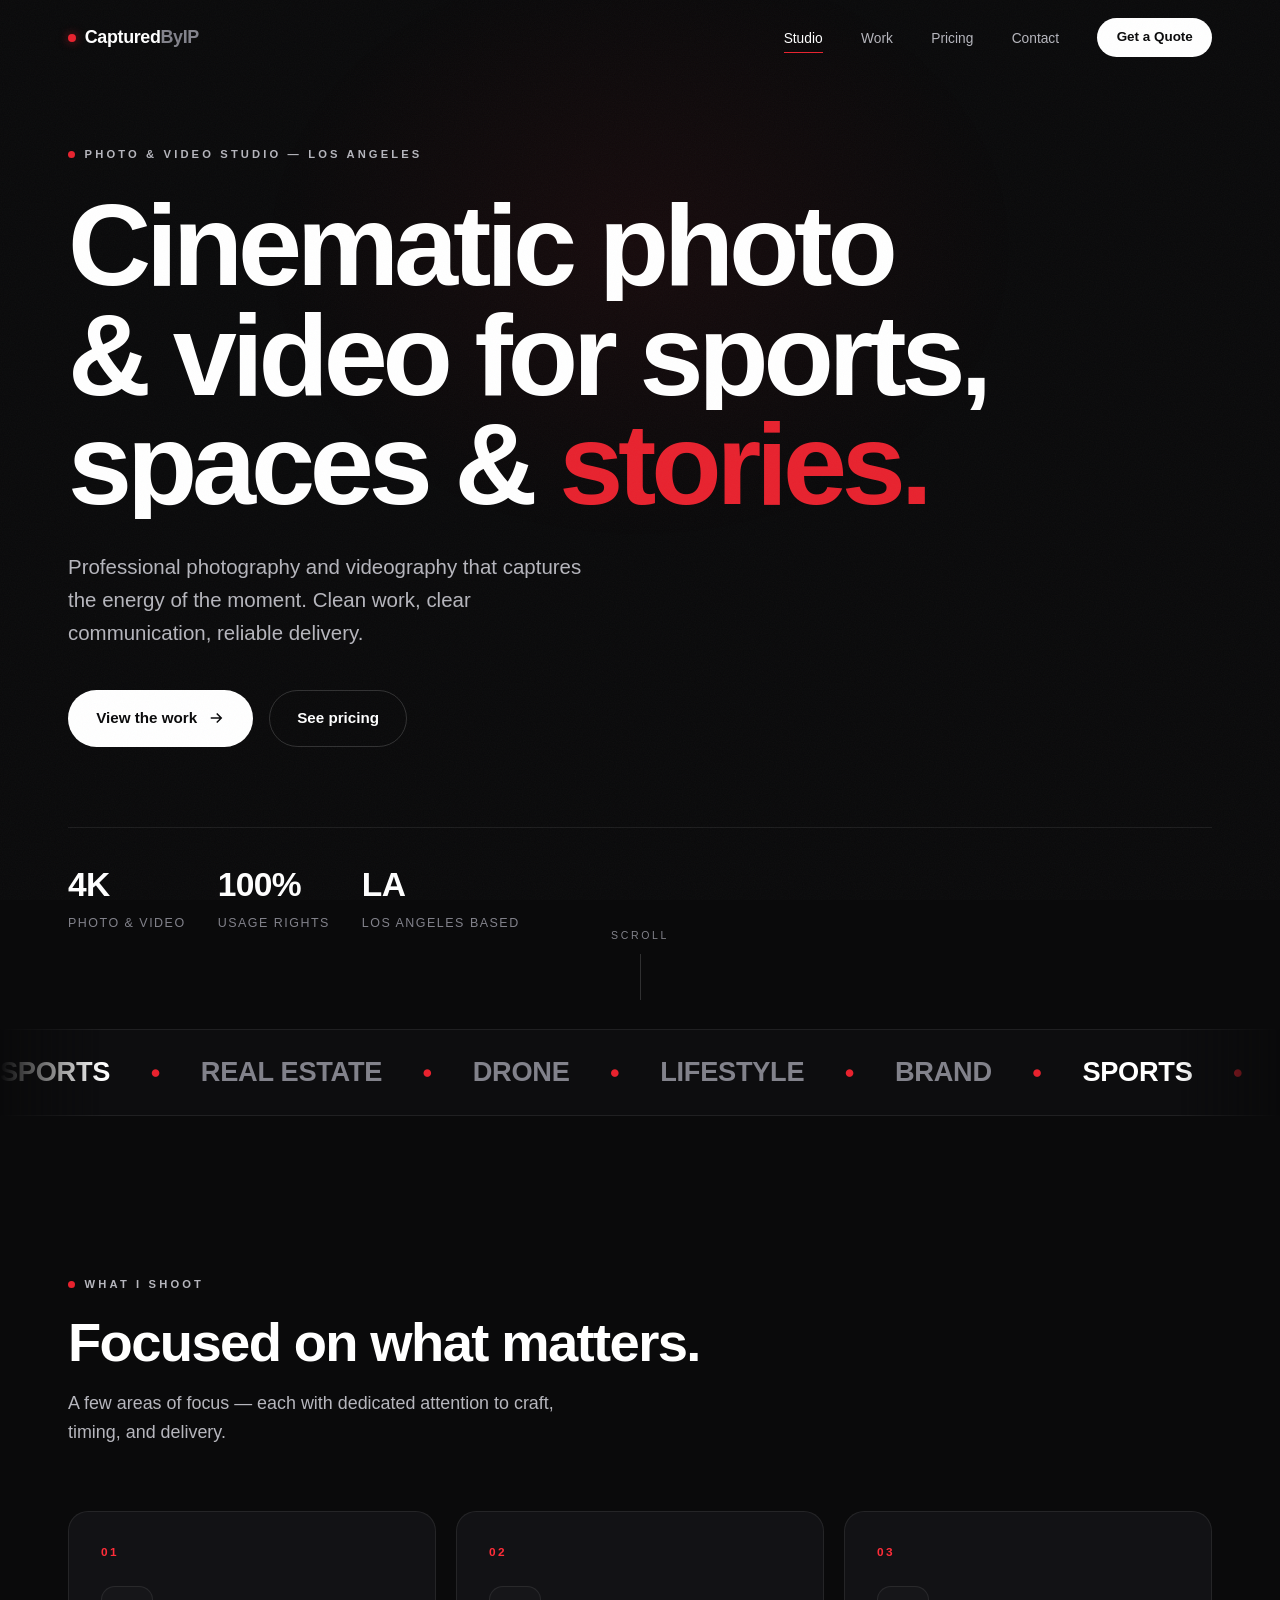
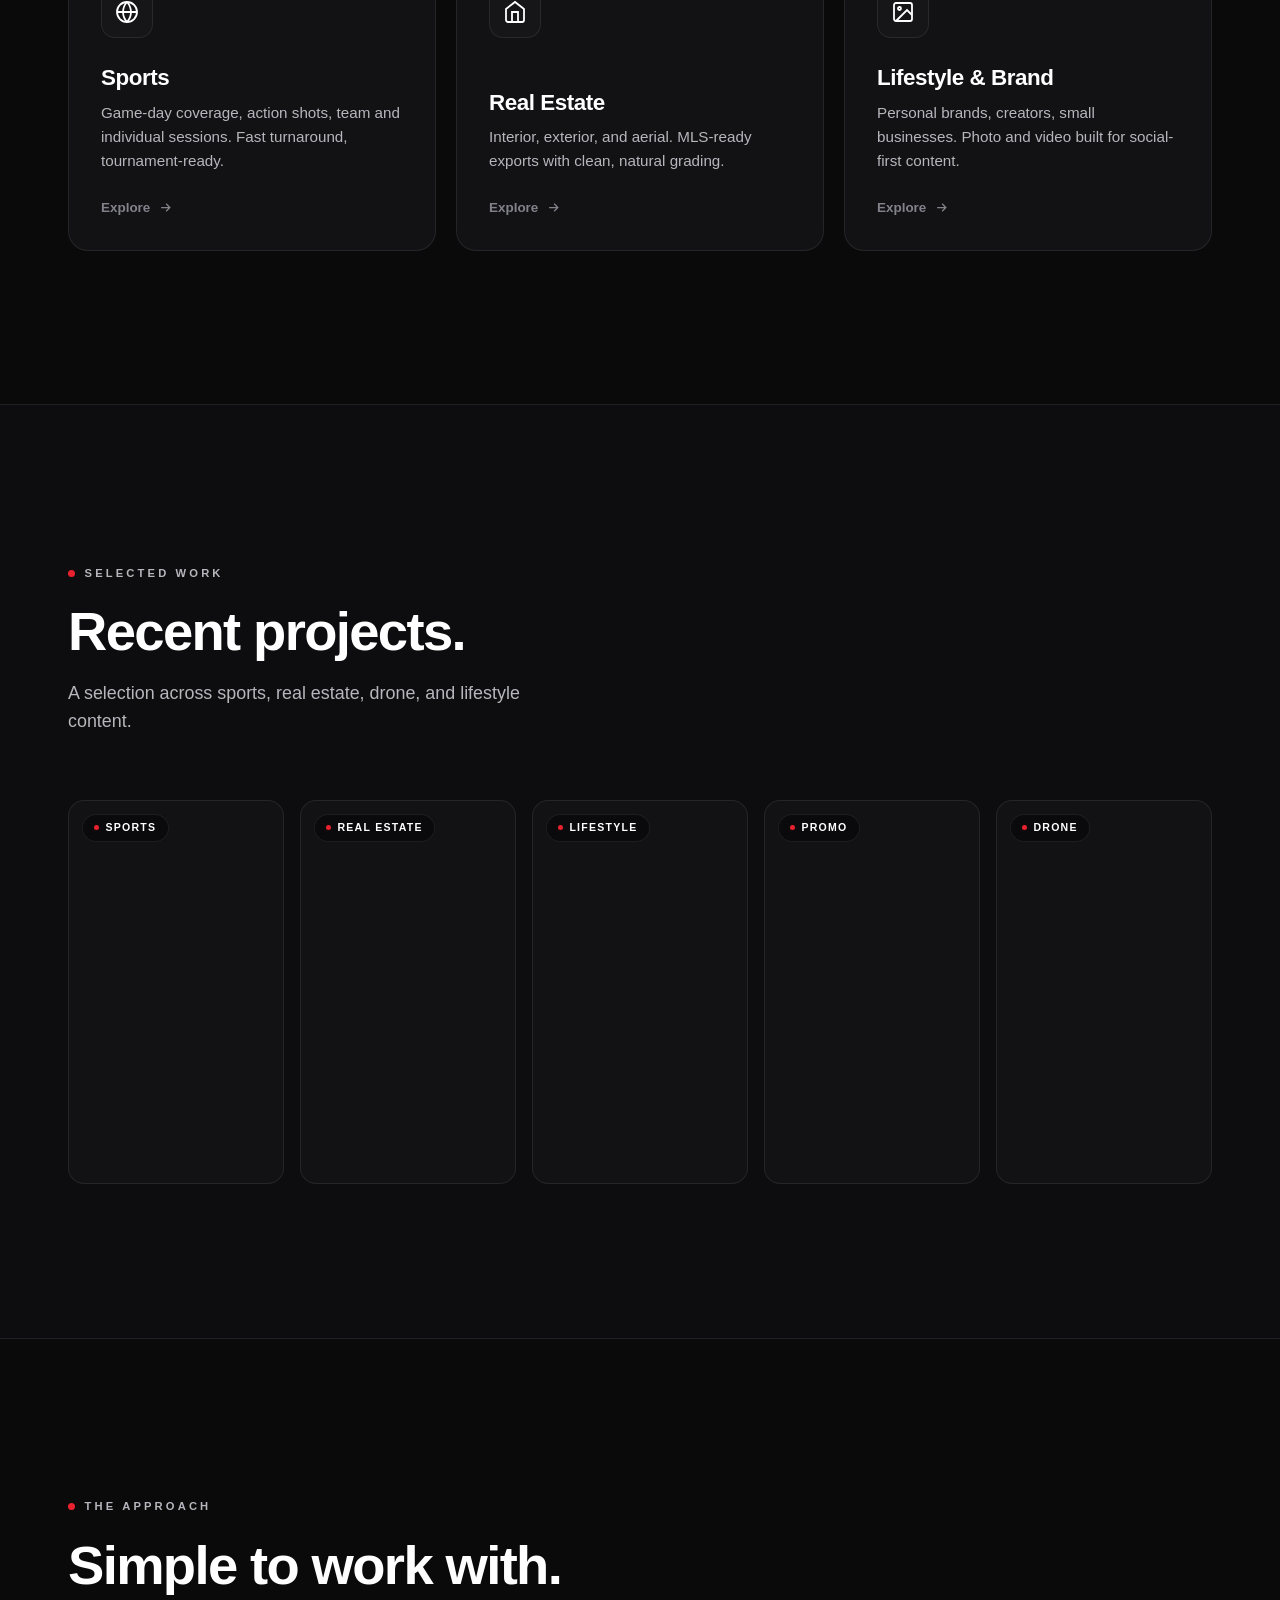
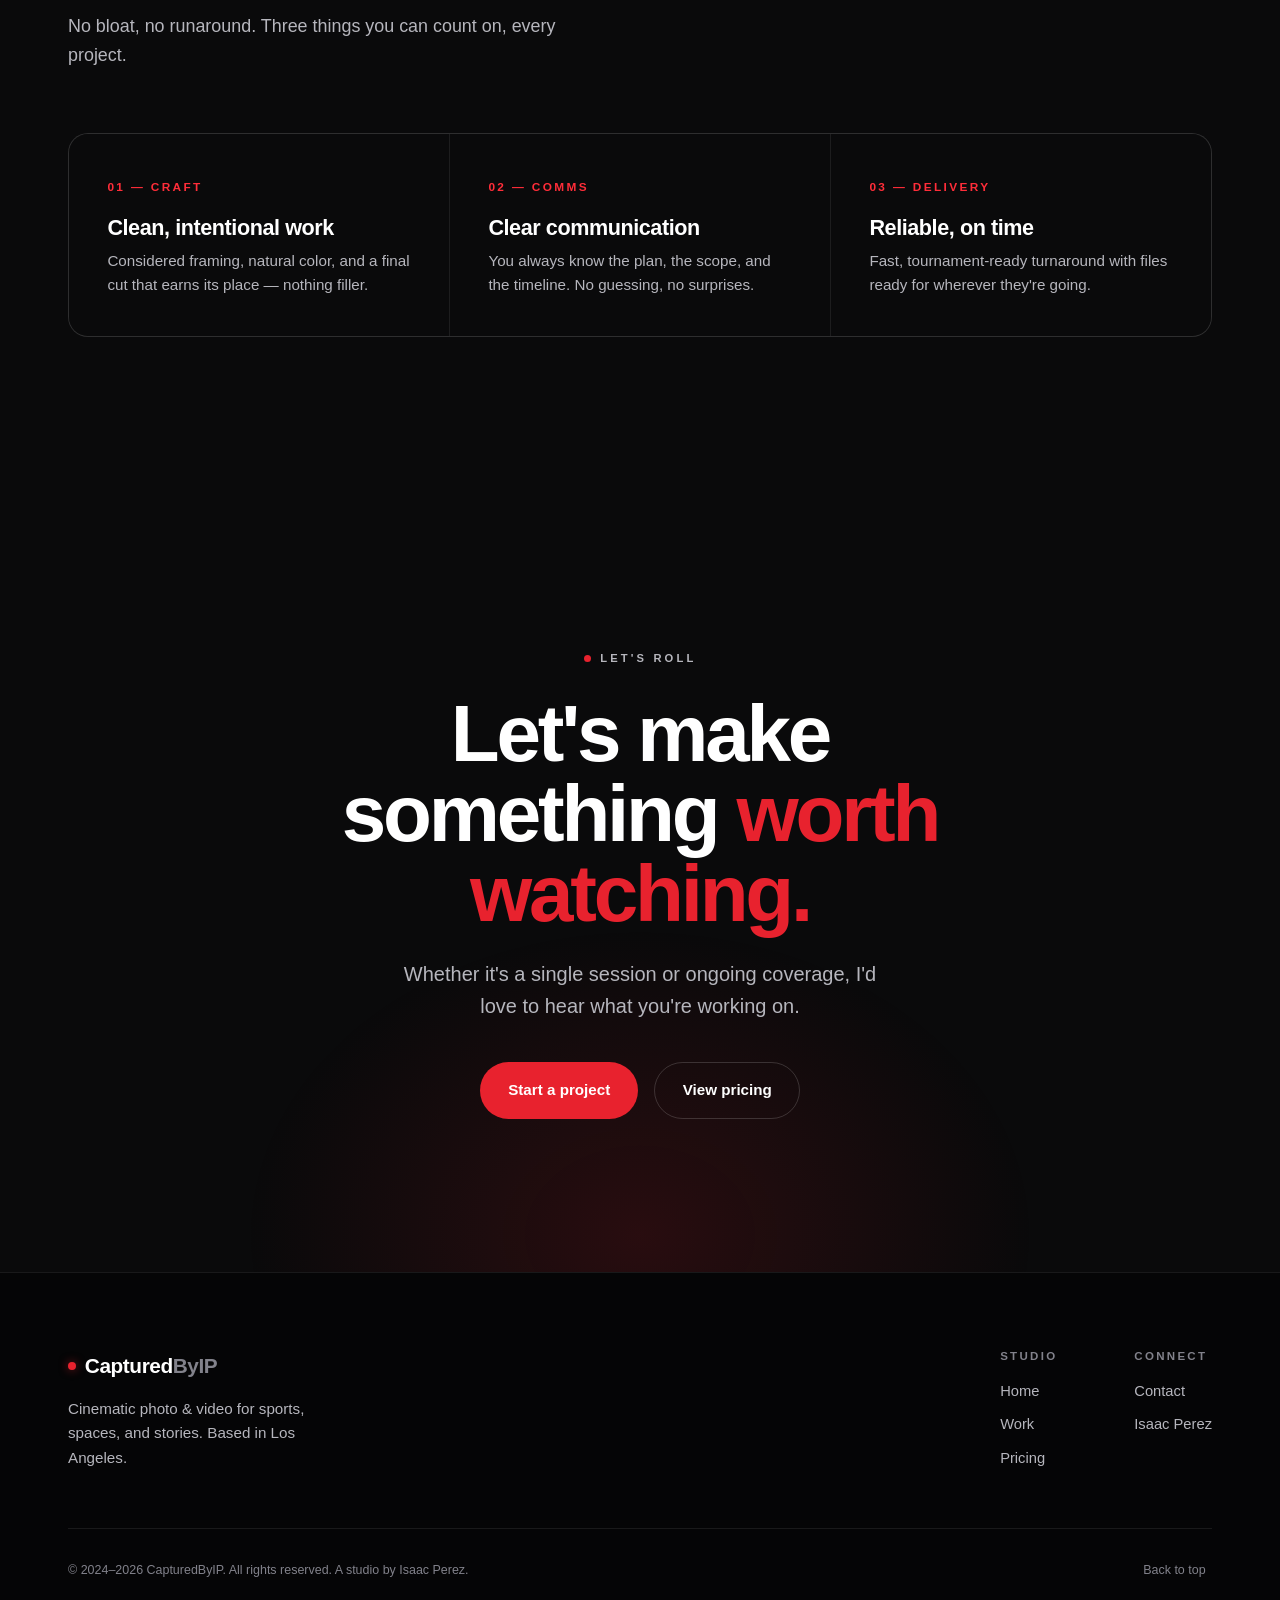
<file: index.html>
<!DOCTYPE html>
<html id="top" lang="en" data-theme="dark">
<head>
  <meta charset="UTF-8">
  <meta name="viewport" content="width=device-width, initial-scale=1.0">
  <meta name="description" content="CapturedByIP — Cinematic photo & video for sports, spaces, and stories. Professional photography and videography in Los Angeles.">
  <meta name="author" content="Isaac Perez">
  <meta name="keywords" content="photography, videography, sports photography, real estate photography, drone, Los Angeles, professional photographer">
  <meta name="theme-color" content="#0a0a0b">

  <!-- Canonical -->
  <link rel="canonical" href="https://capturedbyip.com/">

  <!-- Open Graph -->
  <meta property="og:title" content="CapturedByIP — Photo & Video Studio">
  <meta property="og:description" content="Cinematic photo & video for sports, spaces, and stories.">
  <meta property="og:type" content="website">
  <meta property="og:url" content="https://capturedbyip.com/">
  <meta property="og:image" content="https://isaacperez.co/isaac.JPG">

  <!-- Twitter Card -->
  <meta name="twitter:card" content="summary_large_image">
  <meta name="twitter:title" content="CapturedByIP — Photo & Video Studio">
  <meta name="twitter:description" content="Cinematic photo & video for sports, spaces, and stories.">
  <meta name="twitter:image" content="https://isaacperez.co/isaac.JPG">

  <link rel="icon" href="favicon.svg" type="image/svg+xml">
  <link rel="apple-touch-icon" href="favicon.svg">
  <title>CapturedByIP — Photo & Video Studio</title>

  <link rel="stylesheet" href="css/design-system.css">
  <link rel="stylesheet" href="css/cbip.css">

  <!-- Structured Data: LocalBusiness / Photographer -->
  <script type="application/ld+json">
  {
    "@context": "https://schema.org",
    "@type": "ProfessionalService",
    "@id": "https://capturedbyip.com/#business",
    "name": "CapturedByIP",
    "alternateName": "Captured By IP",
    "description": "Cinematic photo & video for sports, spaces, and stories. Professional photography and videography in Los Angeles.",
    "url": "https://capturedbyip.com/",
    "image": "https://isaacperez.co/isaac.JPG",
    "founder": { "@type": "Person", "name": "Isaac Perez" },
    "areaServed": { "@type": "City", "name": "Los Angeles" },
    "address": {
      "@type": "PostalAddress",
      "addressLocality": "Los Angeles",
      "addressRegion": "CA",
      "addressCountry": "US"
    },
    "knowsAbout": ["Sports Photography", "Real Estate Photography", "Drone Videography", "Lifestyle Photography", "Brand Content"],
    "makesOffer": [
      { "@type": "Offer", "itemOffered": { "@type": "Service", "name": "Sports Photography & Videography", "description": "Game day coverage, action shots, team and individual sessions with fast, tournament-ready turnaround." } },
      { "@type": "Offer", "itemOffered": { "@type": "Service", "name": "Real Estate Photography", "description": "Interior, exterior, and aerial photography with MLS-ready exports and clean, natural grading." } },
      { "@type": "Offer", "itemOffered": { "@type": "Service", "name": "Lifestyle & Brand Content", "description": "Photo and video for personal brands, creators, and small businesses — built for social-first content." } }
    ]
  }
  </script>
</head>
<body>
  <div class="cbip-progress" aria-hidden="true"></div>
  <div class="cbip-glow" aria-hidden="true"></div>

  <!-- Navigation -->
  <nav class="cbip-nav">
    <div class="cbip-nav-inner">
      <a href="index.html" class="cbip-brand" aria-label="CapturedByIP — home">
        <span class="cbip-brand-rec" aria-hidden="true"></span>
        <span><b>Captured</b><span class="mark">ByIP</span></span>
      </a>
      <button class="cbip-burger" aria-label="Toggle menu" aria-expanded="false" aria-controls="cbipNav"><span></span></button>
      <ul class="cbip-nav-links" id="cbipNav">
        <li><a href="index.html" class="cbip-nav-link active">Studio</a></li>
        <li><a href="#work" class="cbip-nav-link">Work</a></li>
        <li><a href="pricing.html" class="cbip-nav-link">Pricing</a></li>
        <li><a href="https://isaacperez.co/#contact" rel="noopener" class="cbip-nav-link">Contact</a></li>
        <li><a href="pricing.html" class="cbip-nav-cta">Get a Quote</a></li>
      </ul>
    </div>
  </nav>

  <main>
    <!-- Hero -->
    <header class="cbip-hero">
      <div class="cbip-shell cbip-hero-inner">
        <span class="cbip-eyebrow"><span class="cbip-dot" aria-hidden="true"></span>Photo &amp; Video Studio — Los Angeles</span>
        <h1 class="cbip-hero-title">
          <span class="cbip-line"><span>Cinematic photo</span></span>
          <span class="cbip-line"><span>&amp; video for sports,</span></span>
          <span class="cbip-line"><span>spaces &amp; <span class="accent">stories.</span></span></span>
        </h1>
        <p class="cbip-hero-sub">
          Professional photography and videography that captures the energy of the moment.
          Clean work, clear communication, reliable delivery.
        </p>
        <div class="cbip-hero-actions">
          <a href="#work" class="cbip-btn cbip-btn--primary">
            View the work
            <svg viewBox="0 0 24 24" fill="none" stroke="currentColor" stroke-width="2" aria-hidden="true"><path d="M5 12h14M13 6l6 6-6 6"/></svg>
          </a>
          <a href="pricing.html" class="cbip-btn cbip-btn--ghost">See pricing</a>
        </div>

        <div class="cbip-hero-meta">
          <div class="cbip-hero-stat"><span class="n">4K</span><span class="l">Photo &amp; video</span></div>
          <div class="cbip-hero-stat"><span class="n" data-count="100" data-suffix="%">100%</span><span class="l">Usage rights</span></div>
          <div class="cbip-hero-stat"><span class="n">LA</span><span class="l">Los Angeles based</span></div>
        </div>
      </div>

      <a href="#services" class="cbip-scroll" aria-label="Scroll to explore">
        <span>Scroll</span>
        <span class="cbip-scroll-rail" aria-hidden="true"></span>
      </a>
    </header>

    <!-- Marquee -->
    <div class="cbip-marquee" aria-hidden="true">
      <div class="cbip-marquee-track">
        <span class="cbip-marquee-item is-red">Sports</span><span class="cbip-marquee-sep">●</span>
        <span class="cbip-marquee-item">Real Estate</span><span class="cbip-marquee-sep">●</span>
        <span class="cbip-marquee-item">Drone</span><span class="cbip-marquee-sep">●</span>
        <span class="cbip-marquee-item">Lifestyle</span><span class="cbip-marquee-sep">●</span>
        <span class="cbip-marquee-item">Brand</span><span class="cbip-marquee-sep">●</span>
        <span class="cbip-marquee-item is-red">Sports</span><span class="cbip-marquee-sep">●</span>
        <span class="cbip-marquee-item">Real Estate</span><span class="cbip-marquee-sep">●</span>
        <span class="cbip-marquee-item">Drone</span><span class="cbip-marquee-sep">●</span>
        <span class="cbip-marquee-item">Lifestyle</span><span class="cbip-marquee-sep">●</span>
        <span class="cbip-marquee-item">Brand</span><span class="cbip-marquee-sep">●</span>
      </div>
    </div>

    <!-- Services -->
    <section id="services" class="cbip-section">
      <div class="cbip-shell">
        <div class="cbip-section-head" data-reveal>
          <span class="cbip-eyebrow"><span class="cbip-dot" aria-hidden="true"></span>What I shoot</span>
          <h2 class="cbip-section-title">Focused on what matters.</h2>
          <p class="cbip-section-sub">A few areas of focus — each with dedicated attention to craft, timing, and delivery.</p>
        </div>

        <div class="cbip-services-grid">
          <a href="pricing.html" class="cbip-card" data-reveal style="--d:0">
            <span class="cbip-card-num">01</span>
            <div class="cbip-card-icon">
              <svg viewBox="0 0 24 24" fill="none" stroke="currentColor" stroke-width="1.8" aria-hidden="true"><circle cx="12" cy="12" r="10"/><path d="M12 2a15.3 15.3 0 0 1 4 10 15.3 15.3 0 0 1-4 10"/><path d="M12 2a15.3 15.3 0 0 0-4 10 15.3 15.3 0 0 0 4 10"/><path d="M2 12h20"/></svg>
            </div>
            <h3 class="cbip-card-title">Sports</h3>
            <p class="cbip-card-desc">Game-day coverage, action shots, team and individual sessions. Fast turnaround, tournament-ready.</p>
            <span class="cbip-card-foot">Explore<svg viewBox="0 0 24 24" fill="none" stroke="currentColor" stroke-width="2" aria-hidden="true"><path d="M5 12h14M13 6l6 6-6 6"/></svg></span>
          </a>

          <a href="pricing.html" class="cbip-card" data-reveal style="--d:1">
            <span class="cbip-card-num">02</span>
            <div class="cbip-card-icon">
              <svg viewBox="0 0 24 24" fill="none" stroke="currentColor" stroke-width="1.8" aria-hidden="true"><path d="M3 9l9-7 9 7v11a2 2 0 0 1-2 2H5a2 2 0 0 1-2-2z"/><polyline points="9 22 9 12 15 12 15 22"/></svg>
            </div>
            <h3 class="cbip-card-title">Real Estate</h3>
            <p class="cbip-card-desc">Interior, exterior, and aerial. MLS-ready exports with clean, natural grading.</p>
            <span class="cbip-card-foot">Explore<svg viewBox="0 0 24 24" fill="none" stroke="currentColor" stroke-width="2" aria-hidden="true"><path d="M5 12h14M13 6l6 6-6 6"/></svg></span>
          </a>

          <a href="pricing.html" class="cbip-card" data-reveal style="--d:2">
            <span class="cbip-card-num">03</span>
            <div class="cbip-card-icon">
              <svg viewBox="0 0 24 24" fill="none" stroke="currentColor" stroke-width="1.8" aria-hidden="true"><rect x="3" y="3" width="18" height="18" rx="2" ry="2"/><circle cx="8.5" cy="8.5" r="1.5"/><polyline points="21 15 16 10 5 21"/></svg>
            </div>
            <h3 class="cbip-card-title">Lifestyle &amp; Brand</h3>
            <p class="cbip-card-desc">Personal brands, creators, small businesses. Photo and video built for social-first content.</p>
            <span class="cbip-card-foot">Explore<svg viewBox="0 0 24 24" fill="none" stroke="currentColor" stroke-width="2" aria-hidden="true"><path d="M5 12h14M13 6l6 6-6 6"/></svg></span>
          </a>
        </div>
      </div>
    </section>

    <!-- Work -->
    <section id="work" class="cbip-section cbip-approach">
      <div class="cbip-shell">
        <div class="cbip-section-head" data-reveal>
          <span class="cbip-eyebrow"><span class="cbip-dot" aria-hidden="true"></span>Selected work</span>
          <h2 class="cbip-section-title">Recent projects.</h2>
          <p class="cbip-section-sub">A selection across sports, real estate, drone, and lifestyle content.</p>
        </div>

        <div class="cbip-work-grid">
          <div class="cbip-work-item" data-reveal style="--d:0">
            <span class="cbip-work-tag">Sports</span>
            <iframe src="https://www.youtube-nocookie.com/embed/Fa_GbNsNZyY" title="Sports Coverage" allow="accelerometer; autoplay; clipboard-write; encrypted-media; gyroscope; picture-in-picture" loading="lazy" allowfullscreen></iframe>
          </div>
          <div class="cbip-work-item" data-reveal style="--d:1">
            <span class="cbip-work-tag">Real Estate</span>
            <iframe src="https://www.youtube-nocookie.com/embed/4osFpWDdcGk" title="Real Estate Drone" allow="accelerometer; autoplay; clipboard-write; encrypted-media; gyroscope; picture-in-picture" loading="lazy" allowfullscreen></iframe>
          </div>
          <div class="cbip-work-item" data-reveal style="--d:2">
            <span class="cbip-work-tag">Lifestyle</span>
            <iframe src="https://www.youtube-nocookie.com/embed/M5nzgzTZtvE" title="Lifestyle - Pop Up" allow="accelerometer; autoplay; clipboard-write; encrypted-media; gyroscope; picture-in-picture" loading="lazy" allowfullscreen></iframe>
          </div>
          <div class="cbip-work-item" data-reveal style="--d:3">
            <span class="cbip-work-tag">Promo</span>
            <iframe src="https://www.youtube-nocookie.com/embed/c5WViCONClQ" title="Lifestyle - Church Promo" allow="accelerometer; autoplay; clipboard-write; encrypted-media; gyroscope; picture-in-picture" loading="lazy" allowfullscreen></iframe>
          </div>
          <div class="cbip-work-item" data-reveal style="--d:4">
            <span class="cbip-work-tag">Drone</span>
            <iframe src="https://www.youtube-nocookie.com/embed/GWT_bpOAOnk" title="Drone - San Pedro" allow="accelerometer; autoplay; clipboard-write; encrypted-media; gyroscope; picture-in-picture" loading="lazy" allowfullscreen></iframe>
          </div>
        </div>
      </div>
    </section>

    <!-- Approach / principles -->
    <section class="cbip-section">
      <div class="cbip-shell">
        <div class="cbip-section-head" data-reveal>
          <span class="cbip-eyebrow"><span class="cbip-dot" aria-hidden="true"></span>The approach</span>
          <h2 class="cbip-section-title">Simple to work with.</h2>
          <p class="cbip-section-sub">No bloat, no runaround. Three things you can count on, every project.</p>
        </div>

        <div class="cbip-principles" data-reveal>
          <div class="cbip-principle">
            <span class="k">01 — Craft</span>
            <h3>Clean, intentional work</h3>
            <p>Considered framing, natural color, and a final cut that earns its place — nothing filler.</p>
          </div>
          <div class="cbip-principle">
            <span class="k">02 — Comms</span>
            <h3>Clear communication</h3>
            <p>You always know the plan, the scope, and the timeline. No guessing, no surprises.</p>
          </div>
          <div class="cbip-principle">
            <span class="k">03 — Delivery</span>
            <h3>Reliable, on time</h3>
            <p>Fast, tournament-ready turnaround with files ready for wherever they're going.</p>
          </div>
        </div>
      </div>
    </section>

    <!-- CTA -->
    <section class="cbip-section cbip-cta">
      <div class="cbip-shell cbip-cta-inner" data-reveal>
        <span class="cbip-eyebrow"><span class="cbip-dot" aria-hidden="true"></span>Let's roll</span>
        <h2 class="cbip-cta-title">Let's make something <span class="accent">worth watching.</span></h2>
        <p class="cbip-cta-sub">Whether it's a single session or ongoing coverage, I'd love to hear what you're working on.</p>
        <div class="cbip-cta-actions">
          <a href="https://isaacperez.co/#contact" rel="noopener" class="cbip-btn cbip-btn--red">Start a project</a>
          <a href="pricing.html" class="cbip-btn cbip-btn--ghost">View pricing</a>
        </div>
      </div>
    </section>
  </main>

  <!-- Footer -->
  <footer class="cbip-footer">
    <div class="cbip-shell">
      <div class="cbip-footer-top">
        <div>
          <a href="index.html" class="cbip-footer-brand">
            <span class="cbip-brand-rec" aria-hidden="true"></span>
            <span>Captured<span class="mark">ByIP</span></span>
          </a>
          <p class="cbip-footer-tag">Cinematic photo &amp; video for sports, spaces, and stories. Based in Los Angeles.</p>
        </div>
        <div class="cbip-footer-cols">
          <div class="cbip-footer-col">
            <h4>Studio</h4>
            <a href="index.html">Home</a>
            <a href="#work">Work</a>
            <a href="pricing.html">Pricing</a>
          </div>
          <div class="cbip-footer-col">
            <h4>Connect</h4>
            <a href="https://isaacperez.co/#contact" rel="noopener">Contact</a>
            <a href="https://isaacperez.co" rel="noopener">Isaac Perez</a>
          </div>
        </div>
      </div>
      <div class="cbip-footer-bottom">
        <p class="cbip-footer-copy">© 2024–2026 CapturedByIP. All rights reserved. A studio by Isaac Perez.</p>
        <a href="#top" class="cbip-footer-back">Back to top
          <svg viewBox="0 0 24 24" fill="none" stroke="currentColor" stroke-width="2" aria-hidden="true"><path d="M12 19V5M5 12l7-7 7 7"/></svg>
        </a>
      </div>
    </div>
  </footer>

  <script src="js/cbip.js" defer></script>
</body>
</html>
</file>
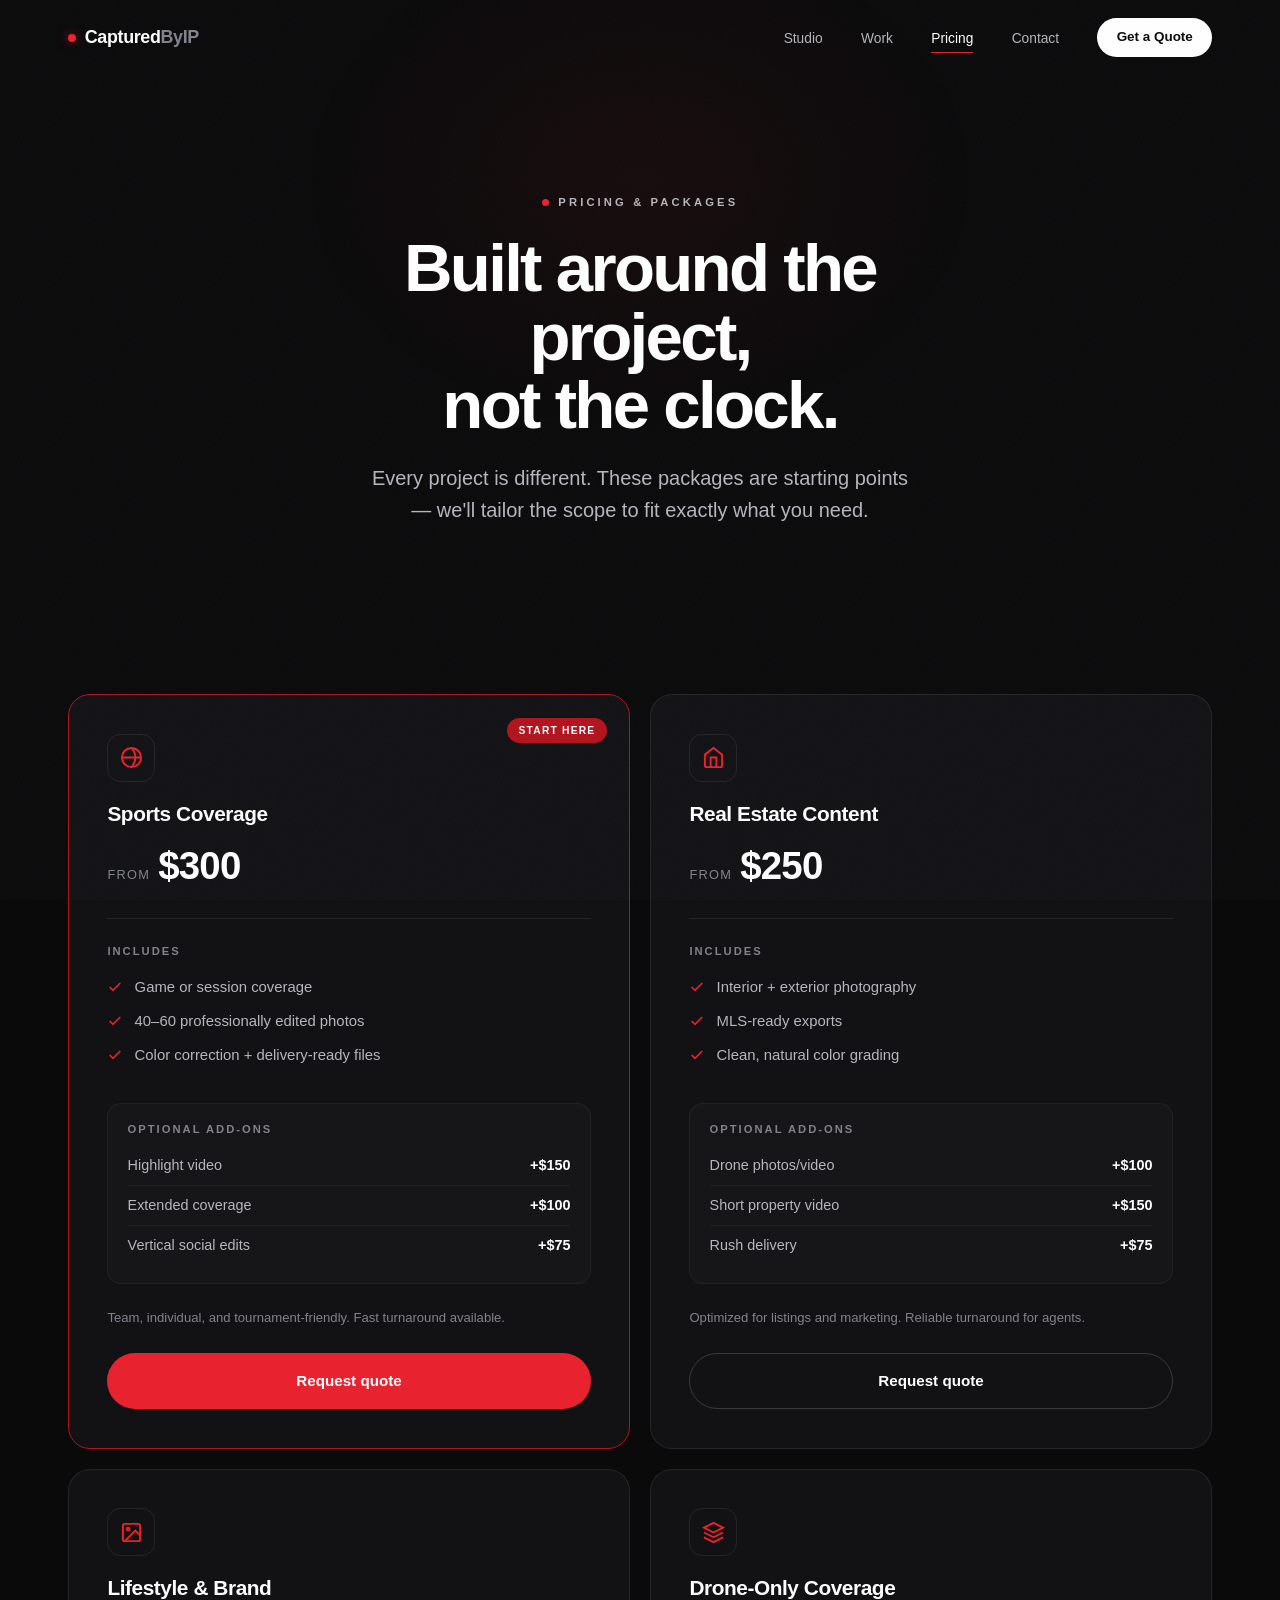
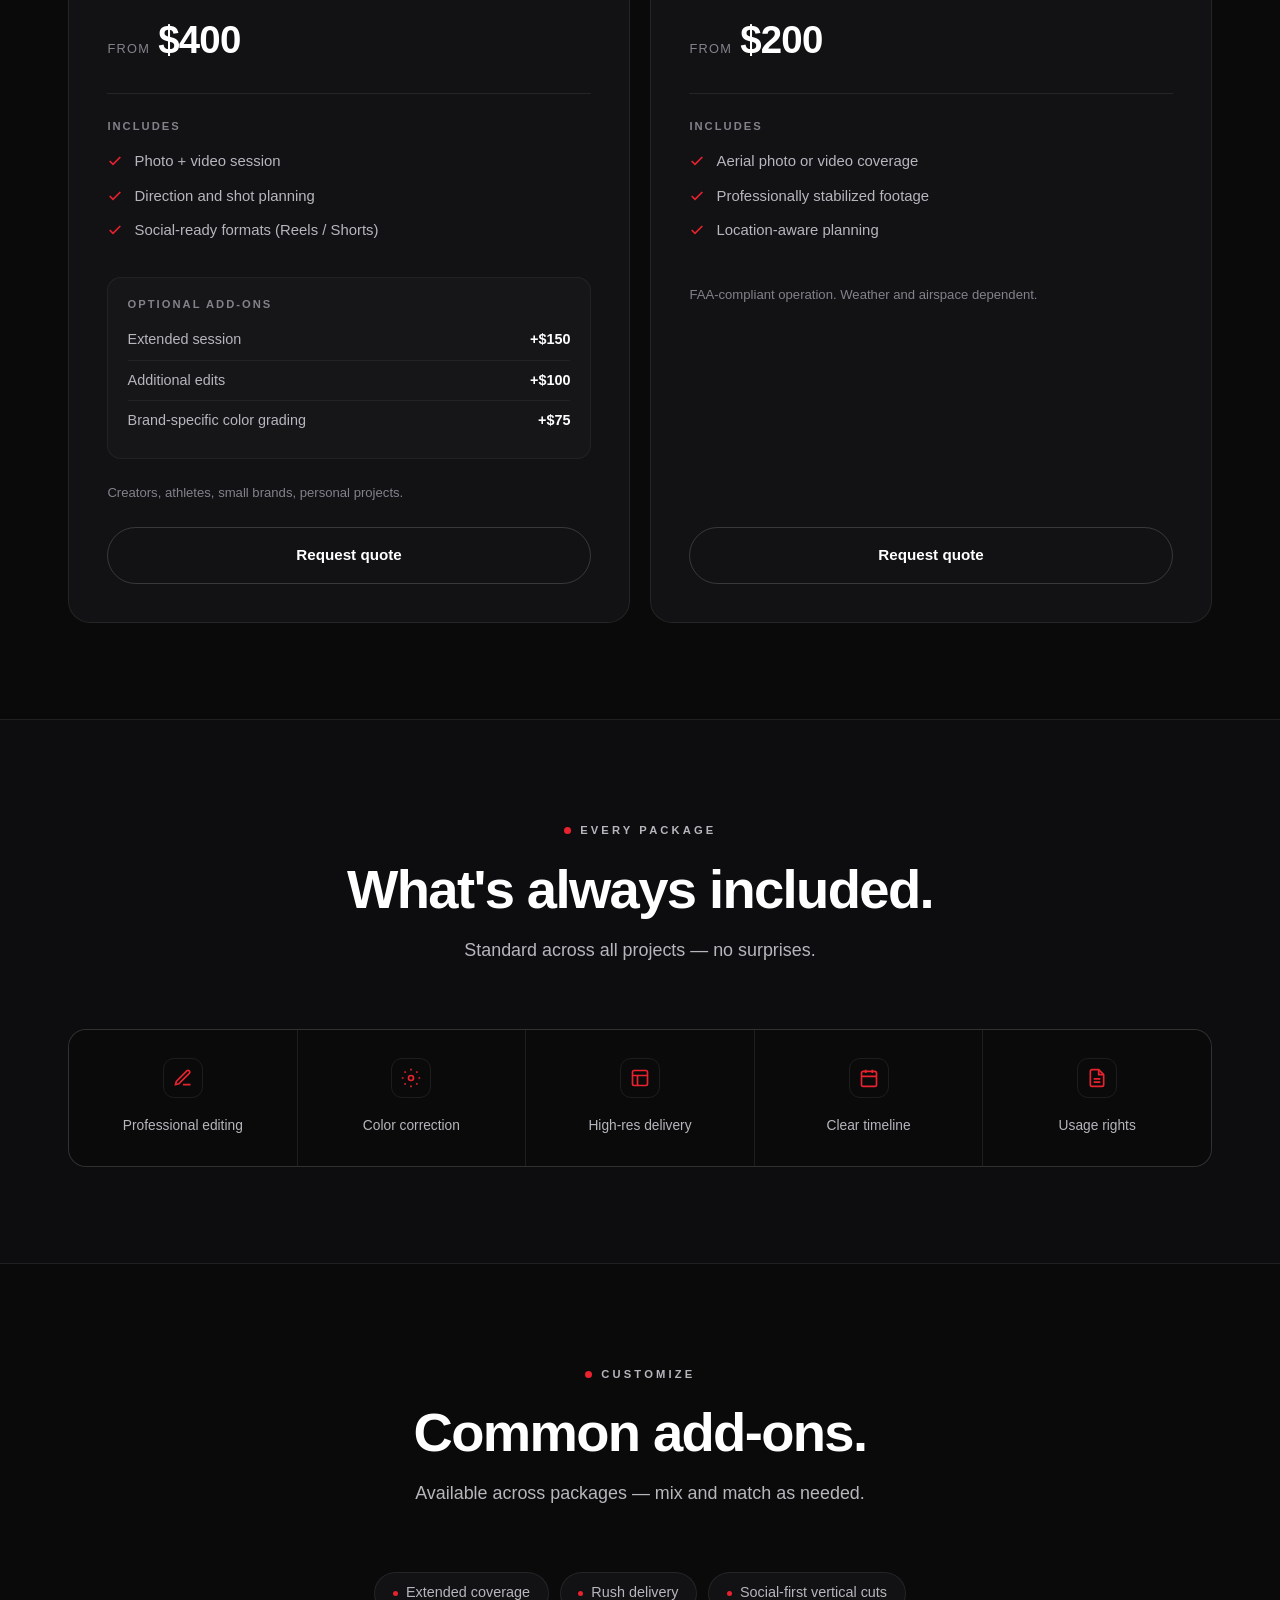
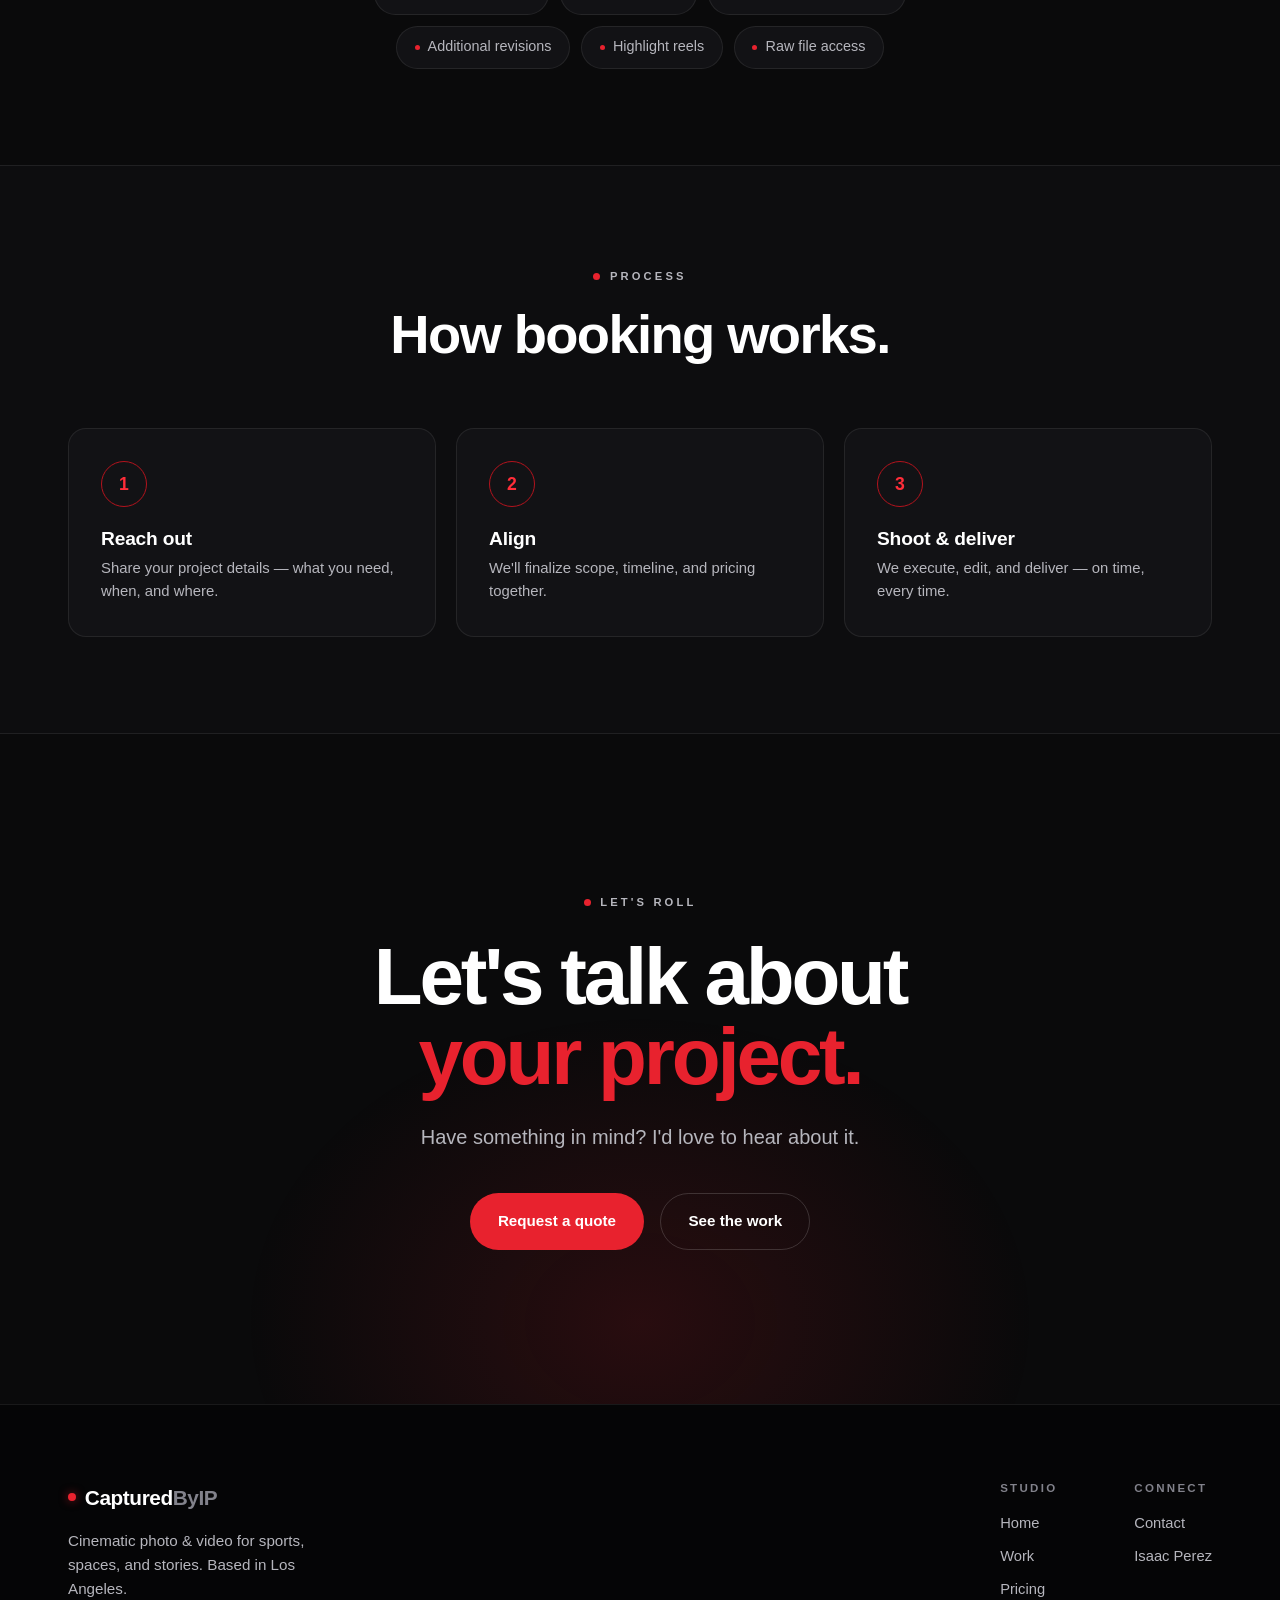
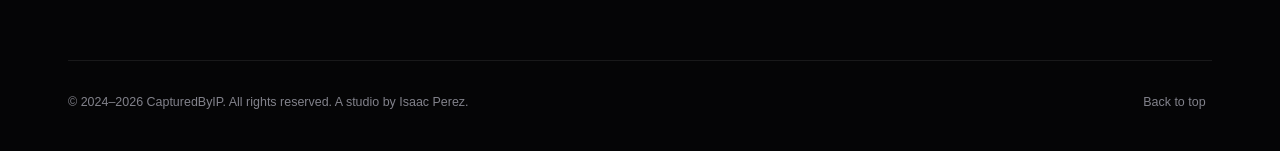
<file: pricing.html>
<!DOCTYPE html>
<html id="top" lang="en" data-theme="dark">
<head>
  <meta charset="UTF-8">
  <meta name="viewport" content="width=device-width, initial-scale=1.0">
  <meta name="description" content="CapturedByIP Pricing — Simple, transparent pricing for sports, real estate, and lifestyle photography & videography. Starting at $200.">
  <meta name="author" content="Isaac Perez">
  <meta name="keywords" content="photography pricing, videography pricing, sports photography cost, real estate photography rates, drone photography prices, Los Angeles photographer">
  <meta name="theme-color" content="#0a0a0b">

  <!-- Canonical -->
  <link rel="canonical" href="https://capturedbyip.com/pricing.html">

  <!-- Open Graph -->
  <meta property="og:title" content="Pricing — CapturedByIP">
  <meta property="og:description" content="Simple, transparent pricing — built around the project, not the clock.">
  <meta property="og:type" content="website">
  <meta property="og:url" content="https://capturedbyip.com/pricing.html">
  <meta property="og:image" content="https://isaacperez.co/isaac.JPG">

  <!-- Twitter Card -->
  <meta name="twitter:card" content="summary_large_image">
  <meta name="twitter:title" content="Pricing — CapturedByIP">
  <meta name="twitter:description" content="Simple, transparent pricing — built around the project, not the clock.">
  <meta name="twitter:image" content="https://isaacperez.co/isaac.JPG">

  <link rel="icon" href="favicon.svg" type="image/svg+xml">
  <link rel="apple-touch-icon" href="favicon.svg">
  <title>Pricing — CapturedByIP</title>

  <link rel="stylesheet" href="css/design-system.css">
  <link rel="stylesheet" href="css/cbip.css">
</head>
<body>
  <div class="cbip-progress" aria-hidden="true"></div>
  <div class="cbip-glow" aria-hidden="true"></div>

  <!-- Navigation -->
  <nav class="cbip-nav">
    <div class="cbip-nav-inner">
      <a href="index.html" class="cbip-brand" aria-label="CapturedByIP — home">
        <span class="cbip-brand-rec" aria-hidden="true"></span>
        <span><b>Captured</b><span class="mark">ByIP</span></span>
      </a>
      <button class="cbip-burger" aria-label="Toggle menu" aria-expanded="false" aria-controls="cbipNav"><span></span></button>
      <ul class="cbip-nav-links" id="cbipNav">
        <li><a href="index.html" class="cbip-nav-link">Studio</a></li>
        <li><a href="index.html#work" class="cbip-nav-link">Work</a></li>
        <li><a href="pricing.html" class="cbip-nav-link active">Pricing</a></li>
        <li><a href="https://isaacperez.co/#contact" rel="noopener" class="cbip-nav-link">Contact</a></li>
        <li><a href="https://isaacperez.co/#contact" rel="noopener" class="cbip-nav-cta">Get a Quote</a></li>
      </ul>
    </div>
  </nav>

  <main>
    <!-- Hero -->
    <header class="cbip-price-hero">
      <div class="cbip-shell cbip-price-hero-inner">
        <span class="cbip-eyebrow" style="justify-content:center"><span class="cbip-dot" aria-hidden="true"></span>Pricing &amp; Packages</span>
        <h1>Built around the project,<br>not the clock.</h1>
        <p>Every project is different. These packages are starting points — we'll tailor the scope to fit exactly what you need.</p>
      </div>
    </header>

    <!-- Pricing cards -->
    <section class="cbip-section cbip-section--tight">
      <div class="cbip-shell">
        <div class="cbip-price-grid">

          <!-- Sports -->
          <article class="cbip-price-card cbip-price-featured" data-reveal style="--d:0">
            <div class="cbip-price-head">
              <div class="cbip-price-icon">
                <svg viewBox="0 0 24 24" fill="none" stroke="currentColor" stroke-width="2" aria-hidden="true"><circle cx="12" cy="12" r="10"/><path d="M12 2a15.3 15.3 0 0 1 4 10 15.3 15.3 0 0 1-4 10"/><path d="M2 12h20"/></svg>
              </div>
              <h2 class="cbip-price-name">Sports Coverage</h2>
              <div class="cbip-price-amount"><span class="from">From</span><span class="val" data-price="sports">$300</span></div>
            </div>
            <p class="cbip-price-kicker">Includes</p>
            <ul class="cbip-price-list">
              <li><svg viewBox="0 0 24 24" fill="none" stroke="currentColor" stroke-width="2.5" aria-hidden="true"><polyline points="20 6 9 17 4 12"/></svg><span>Game or session coverage</span></li>
              <li><svg viewBox="0 0 24 24" fill="none" stroke="currentColor" stroke-width="2.5" aria-hidden="true"><polyline points="20 6 9 17 4 12"/></svg><span>40–60 professionally edited photos</span></li>
              <li><svg viewBox="0 0 24 24" fill="none" stroke="currentColor" stroke-width="2.5" aria-hidden="true"><polyline points="20 6 9 17 4 12"/></svg><span>Color correction + delivery-ready files</span></li>
            </ul>
            <div class="cbip-price-addons">
              <p class="cbip-price-kicker" style="margin-bottom:0.5rem">Optional add-ons</p>
              <div class="cbip-price-addon"><span>Highlight video</span><b data-addon="sports-video">+$150</b></div>
              <div class="cbip-price-addon"><span>Extended coverage</span><b data-addon="sports-extended">+$100</b></div>
              <div class="cbip-price-addon"><span>Vertical social edits</span><b data-addon="sports-social">+$75</b></div>
            </div>
            <p class="cbip-price-note">Team, individual, and tournament-friendly. Fast turnaround available.</p>
            <div class="cbip-price-foot"><a href="https://isaacperez.co/#contact" rel="noopener" class="cbip-btn cbip-btn--red cbip-btn--block">Request quote</a></div>
          </article>

          <!-- Real Estate -->
          <article class="cbip-price-card" data-reveal style="--d:1">
            <div class="cbip-price-head">
              <div class="cbip-price-icon">
                <svg viewBox="0 0 24 24" fill="none" stroke="currentColor" stroke-width="2" aria-hidden="true"><path d="M3 9l9-7 9 7v11a2 2 0 0 1-2 2H5a2 2 0 0 1-2-2z"/><polyline points="9 22 9 12 15 12 15 22"/></svg>
              </div>
              <h2 class="cbip-price-name">Real Estate Content</h2>
              <div class="cbip-price-amount"><span class="from">From</span><span class="val" data-price="realestate">$250</span></div>
            </div>
            <p class="cbip-price-kicker">Includes</p>
            <ul class="cbip-price-list">
              <li><svg viewBox="0 0 24 24" fill="none" stroke="currentColor" stroke-width="2.5" aria-hidden="true"><polyline points="20 6 9 17 4 12"/></svg><span>Interior + exterior photography</span></li>
              <li><svg viewBox="0 0 24 24" fill="none" stroke="currentColor" stroke-width="2.5" aria-hidden="true"><polyline points="20 6 9 17 4 12"/></svg><span>MLS-ready exports</span></li>
              <li><svg viewBox="0 0 24 24" fill="none" stroke="currentColor" stroke-width="2.5" aria-hidden="true"><polyline points="20 6 9 17 4 12"/></svg><span>Clean, natural color grading</span></li>
            </ul>
            <div class="cbip-price-addons">
              <p class="cbip-price-kicker" style="margin-bottom:0.5rem">Optional add-ons</p>
              <div class="cbip-price-addon"><span>Drone photos/video</span><b data-addon="re-drone">+$100</b></div>
              <div class="cbip-price-addon"><span>Short property video</span><b data-addon="re-video">+$150</b></div>
              <div class="cbip-price-addon"><span>Rush delivery</span><b data-addon="re-rush">+$75</b></div>
            </div>
            <p class="cbip-price-note">Optimized for listings and marketing. Reliable turnaround for agents.</p>
            <div class="cbip-price-foot"><a href="https://isaacperez.co/#contact" rel="noopener" class="cbip-btn cbip-btn--ghost cbip-btn--block">Request quote</a></div>
          </article>

          <!-- Lifestyle / Brand -->
          <article class="cbip-price-card" data-reveal style="--d:0">
            <div class="cbip-price-head">
              <div class="cbip-price-icon">
                <svg viewBox="0 0 24 24" fill="none" stroke="currentColor" stroke-width="2" aria-hidden="true"><rect x="3" y="3" width="18" height="18" rx="2" ry="2"/><circle cx="8.5" cy="8.5" r="1.5"/><polyline points="21 15 16 10 5 21"/></svg>
              </div>
              <h2 class="cbip-price-name">Lifestyle &amp; Brand</h2>
              <div class="cbip-price-amount"><span class="from">From</span><span class="val" data-price="lifestyle">$400</span></div>
            </div>
            <p class="cbip-price-kicker">Includes</p>
            <ul class="cbip-price-list">
              <li><svg viewBox="0 0 24 24" fill="none" stroke="currentColor" stroke-width="2.5" aria-hidden="true"><polyline points="20 6 9 17 4 12"/></svg><span>Photo + video session</span></li>
              <li><svg viewBox="0 0 24 24" fill="none" stroke="currentColor" stroke-width="2.5" aria-hidden="true"><polyline points="20 6 9 17 4 12"/></svg><span>Direction and shot planning</span></li>
              <li><svg viewBox="0 0 24 24" fill="none" stroke="currentColor" stroke-width="2.5" aria-hidden="true"><polyline points="20 6 9 17 4 12"/></svg><span>Social-ready formats (Reels / Shorts)</span></li>
            </ul>
            <div class="cbip-price-addons">
              <p class="cbip-price-kicker" style="margin-bottom:0.5rem">Optional add-ons</p>
              <div class="cbip-price-addon"><span>Extended session</span><b data-addon="brand-extended">+$150</b></div>
              <div class="cbip-price-addon"><span>Additional edits</span><b data-addon="brand-edits">+$100</b></div>
              <div class="cbip-price-addon"><span>Brand-specific color grading</span><b data-addon="brand-grading">+$75</b></div>
            </div>
            <p class="cbip-price-note">Creators, athletes, small brands, personal projects.</p>
            <div class="cbip-price-foot"><a href="https://isaacperez.co/#contact" rel="noopener" class="cbip-btn cbip-btn--ghost cbip-btn--block">Request quote</a></div>
          </article>

          <!-- Drone -->
          <article class="cbip-price-card" data-reveal style="--d:1">
            <div class="cbip-price-head">
              <div class="cbip-price-icon">
                <svg viewBox="0 0 24 24" fill="none" stroke="currentColor" stroke-width="2" aria-hidden="true"><path d="M12 2L2 7l10 5 10-5-10-5z"/><path d="M2 17l10 5 10-5"/><path d="M2 12l10 5 10-5"/></svg>
              </div>
              <h2 class="cbip-price-name">Drone-Only Coverage</h2>
              <div class="cbip-price-amount"><span class="from">From</span><span class="val" data-price="drone">$200</span></div>
            </div>
            <p class="cbip-price-kicker">Includes</p>
            <ul class="cbip-price-list">
              <li><svg viewBox="0 0 24 24" fill="none" stroke="currentColor" stroke-width="2.5" aria-hidden="true"><polyline points="20 6 9 17 4 12"/></svg><span>Aerial photo or video coverage</span></li>
              <li><svg viewBox="0 0 24 24" fill="none" stroke="currentColor" stroke-width="2.5" aria-hidden="true"><polyline points="20 6 9 17 4 12"/></svg><span>Professionally stabilized footage</span></li>
              <li><svg viewBox="0 0 24 24" fill="none" stroke="currentColor" stroke-width="2.5" aria-hidden="true"><polyline points="20 6 9 17 4 12"/></svg><span>Location-aware planning</span></li>
            </ul>
            <p class="cbip-price-note" style="margin-top:0.5rem">FAA-compliant operation. Weather and airspace dependent.</p>
            <div class="cbip-price-foot"><a href="https://isaacperez.co/#contact" rel="noopener" class="cbip-btn cbip-btn--ghost cbip-btn--block">Request quote</a></div>
          </article>

        </div>
      </div>
    </section>

    <!-- Always included -->
    <section class="cbip-section cbip-section--tight cbip-included">
      <div class="cbip-shell">
        <div class="cbip-section-head cbip-section-head--center" data-reveal>
          <span class="cbip-eyebrow"><span class="cbip-dot" aria-hidden="true"></span>Every package</span>
          <h2 class="cbip-section-title">What's always included.</h2>
          <p class="cbip-section-sub">Standard across all projects — no surprises.</p>
        </div>
        <div class="cbip-included-grid" data-reveal>
          <div class="cbip-included-item">
            <div class="ic"><svg viewBox="0 0 24 24" fill="none" stroke="currentColor" stroke-width="2" aria-hidden="true"><path d="M12 20h9"/><path d="M16.5 3.5a2.121 2.121 0 0 1 3 3L7 19l-4 1 1-4L16.5 3.5z"/></svg></div>
            <span>Professional editing</span>
          </div>
          <div class="cbip-included-item">
            <div class="ic"><svg viewBox="0 0 24 24" fill="none" stroke="currentColor" stroke-width="2" aria-hidden="true"><circle cx="12" cy="12" r="3"/><path d="M12 1v2m0 18v2M4.22 4.22l1.42 1.42m12.72 12.72l1.42 1.42M1 12h2m18 0h2M4.22 19.78l1.42-1.42M18.36 5.64l1.42-1.42"/></svg></div>
            <span>Color correction</span>
          </div>
          <div class="cbip-included-item">
            <div class="ic"><svg viewBox="0 0 24 24" fill="none" stroke="currentColor" stroke-width="2" aria-hidden="true"><rect x="3" y="3" width="18" height="18" rx="2" ry="2"/><line x1="3" y1="9" x2="21" y2="9"/><line x1="9" y1="21" x2="9" y2="9"/></svg></div>
            <span>High-res delivery</span>
          </div>
          <div class="cbip-included-item">
            <div class="ic"><svg viewBox="0 0 24 24" fill="none" stroke="currentColor" stroke-width="2" aria-hidden="true"><rect x="3" y="4" width="18" height="18" rx="2" ry="2"/><line x1="16" y1="2" x2="16" y2="6"/><line x1="8" y1="2" x2="8" y2="6"/><line x1="3" y1="10" x2="21" y2="10"/></svg></div>
            <span>Clear timeline</span>
          </div>
          <div class="cbip-included-item">
            <div class="ic"><svg viewBox="0 0 24 24" fill="none" stroke="currentColor" stroke-width="2" aria-hidden="true"><path d="M14 2H6a2 2 0 0 0-2 2v16a2 2 0 0 0 2 2h12a2 2 0 0 0 2-2V8z"/><polyline points="14 2 14 8 20 8"/><line x1="16" y1="13" x2="8" y2="13"/><line x1="16" y1="17" x2="8" y2="17"/></svg></div>
            <span>Usage rights</span>
          </div>
        </div>
      </div>
    </section>

    <!-- Add-ons -->
    <section class="cbip-section cbip-section--tight">
      <div class="cbip-shell">
        <div class="cbip-section-head cbip-section-head--center" data-reveal>
          <span class="cbip-eyebrow"><span class="cbip-dot" aria-hidden="true"></span>Customize</span>
          <h2 class="cbip-section-title">Common add-ons.</h2>
          <p class="cbip-section-sub">Available across packages — mix and match as needed.</p>
        </div>
        <div class="cbip-tags" data-reveal>
          <span class="cbip-tag">Extended coverage</span>
          <span class="cbip-tag">Rush delivery</span>
          <span class="cbip-tag">Social-first vertical cuts</span>
          <span class="cbip-tag">Additional revisions</span>
          <span class="cbip-tag">Highlight reels</span>
          <span class="cbip-tag">Raw file access</span>
        </div>
      </div>
    </section>

    <!-- Booking -->
    <section class="cbip-section cbip-section--tight cbip-approach">
      <div class="cbip-shell">
        <div class="cbip-section-head cbip-section-head--center" data-reveal>
          <span class="cbip-eyebrow"><span class="cbip-dot" aria-hidden="true"></span>Process</span>
          <h2 class="cbip-section-title">How booking works.</h2>
        </div>
        <div class="cbip-steps">
          <div class="cbip-step" data-reveal style="--d:0">
            <span class="no">1</span>
            <h3>Reach out</h3>
            <p>Share your project details — what you need, when, and where.</p>
          </div>
          <div class="cbip-step" data-reveal style="--d:1">
            <span class="no">2</span>
            <h3>Align</h3>
            <p>We'll finalize scope, timeline, and pricing together.</p>
          </div>
          <div class="cbip-step" data-reveal style="--d:2">
            <span class="no">3</span>
            <h3>Shoot &amp; deliver</h3>
            <p>We execute, edit, and deliver — on time, every time.</p>
          </div>
        </div>
      </div>
    </section>

    <!-- Final CTA -->
    <section class="cbip-section cbip-cta">
      <div class="cbip-shell cbip-cta-inner" data-reveal>
        <span class="cbip-eyebrow"><span class="cbip-dot" aria-hidden="true"></span>Let's roll</span>
        <h2 class="cbip-cta-title">Let's talk about <span class="accent">your project.</span></h2>
        <p class="cbip-cta-sub">Have something in mind? I'd love to hear about it.</p>
        <div class="cbip-cta-actions">
          <a href="https://isaacperez.co/#contact" rel="noopener" class="cbip-btn cbip-btn--red">Request a quote</a>
          <a href="index.html#work" class="cbip-btn cbip-btn--ghost">See the work</a>
        </div>
      </div>
    </section>
  </main>

  <!-- Footer -->
  <footer class="cbip-footer">
    <div class="cbip-shell">
      <div class="cbip-footer-top">
        <div>
          <a href="index.html" class="cbip-footer-brand">
            <span class="cbip-brand-rec" aria-hidden="true"></span>
            <span>Captured<span class="mark">ByIP</span></span>
          </a>
          <p class="cbip-footer-tag">Cinematic photo &amp; video for sports, spaces, and stories. Based in Los Angeles.</p>
        </div>
        <div class="cbip-footer-cols">
          <div class="cbip-footer-col">
            <h4>Studio</h4>
            <a href="index.html">Home</a>
            <a href="index.html#work">Work</a>
            <a href="pricing.html">Pricing</a>
          </div>
          <div class="cbip-footer-col">
            <h4>Connect</h4>
            <a href="https://isaacperez.co/#contact" rel="noopener">Contact</a>
            <a href="https://isaacperez.co" rel="noopener">Isaac Perez</a>
          </div>
        </div>
      </div>
      <div class="cbip-footer-bottom">
        <p class="cbip-footer-copy">© 2024–2026 CapturedByIP. All rights reserved. A studio by Isaac Perez.</p>
        <a href="#top" class="cbip-footer-back">Back to top
          <svg viewBox="0 0 24 24" fill="none" stroke="currentColor" stroke-width="2" aria-hidden="true"><path d="M12 19V5M5 12l7-7 7 7"/></svg>
        </a>
      </div>
    </div>
  </footer>

  <!--
    ============================================================
    PRICING CONFIGURATION
    Edit these values to update prices across the page.
    ============================================================
  -->
  <script>
    // ==================== PRICING CONFIG ====================
    const PRICING_CONFIG = {
      packages: { sports: 300, realestate: 250, lifestyle: 400, drone: 200 },
      addons: {
        'sports-video': 150, 'sports-extended': 100, 'sports-social': 75,
        're-drone': 100, 're-video': 150, 're-rush': 75,
        'brand-extended': 150, 'brand-edits': 100, 'brand-grading': 75
      }
    };
    function applyPricing() {
      Object.keys(PRICING_CONFIG.packages).forEach(function (key) {
        var el = document.querySelector('[data-price="' + key + '"]');
        if (el) el.textContent = '$' + PRICING_CONFIG.packages[key];
      });
      Object.keys(PRICING_CONFIG.addons).forEach(function (key) {
        var el = document.querySelector('[data-addon="' + key + '"]');
        if (el) el.textContent = '+$' + PRICING_CONFIG.addons[key];
      });
    }
    document.addEventListener('DOMContentLoaded', applyPricing);
    // ==================== END PRICING CONFIG ====================
  </script>
  <script src="js/cbip.js" defer></script>
</body>
</html>
</file>
<file: css/design-system.css>
/*
 * Isaac Perez - Design System
 * A cohesive design system for the personal brand ecosystem
 * ============================================================
 */

/* ============================================================
   CSS CUSTOM PROPERTIES (DESIGN TOKENS)
   ============================================================ */

:root {
  /* -------------------- Colors -------------------- */
  
  /* Neutral Palette */
  --color-white: #ffffff;
  --color-gray-50: #fafafa;
  --color-gray-100: #f5f5f7;
  --color-gray-200: #e8e8ed;
  --color-gray-300: #d2d2d7;
  --color-gray-400: #a1a1a6;
  --color-gray-500: #86868b;
  --color-gray-600: #6e6e73;
  --color-gray-700: #424245;
  --color-gray-800: #2d2d2d;
  --color-gray-900: #1d1d1f;
  --color-black: #000000;
  
  /* Primary Brand Color - Calm, confident blue-gray */
  --color-primary: #2d3436;
  --color-primary-light: #636e72;
  --color-primary-dark: #1e2224;
  
  /* Accent Color - Default (can be overridden per subdomain) */
  --color-accent: #0071e3;
  --color-accent-light: #40a0ff;
  --color-accent-dark: #0058b0;
  --color-accent-subtle: rgba(0, 113, 227, 0.1);
  
  /* Semantic Colors */
  --color-success: #34c759;
  --color-warning: #ff9f0a;
  --color-error: #ff3b30;
  
  /* Surface Colors */
  --color-surface: var(--color-white);
  --color-surface-elevated: var(--color-white);
  --color-surface-secondary: var(--color-gray-50);
  --color-surface-tertiary: var(--color-gray-100);
  
  /* Text Colors */
  --color-text-primary: var(--color-gray-900);
  --color-text-secondary: var(--color-gray-600);
  --color-text-tertiary: var(--color-gray-500);
  --color-text-inverse: var(--color-white);
  
  /* Border Colors */
  --color-border: var(--color-gray-200);
  --color-border-light: var(--color-gray-100);
  
  /* -------------------- Typography -------------------- */
  
  /* Font Families */
  --font-sans: -apple-system, BlinkMacSystemFont, 'SF Pro Display', 'SF Pro Text', 'Helvetica Neue', Helvetica, Arial, sans-serif;
  --font-mono: 'SF Mono', SFMono-Regular, ui-monospace, Menlo, Monaco, 'Cascadia Mono', monospace;
  
  /* Font Sizes - Fluid Scale */
  --text-xs: clamp(0.75rem, 0.7rem + 0.25vw, 0.8125rem);      /* 12-13px */
  --text-sm: clamp(0.8125rem, 0.75rem + 0.3vw, 0.9375rem);    /* 13-15px */
  --text-base: clamp(0.9375rem, 0.875rem + 0.3vw, 1.0625rem); /* 15-17px */
  --text-lg: clamp(1.125rem, 1rem + 0.5vw, 1.3125rem);        /* 18-21px */
  --text-xl: clamp(1.3125rem, 1.1rem + 0.9vw, 1.75rem);       /* 21-28px */
  --text-2xl: clamp(1.75rem, 1.4rem + 1.5vw, 2.5rem);         /* 28-40px */
  --text-3xl: clamp(2.25rem, 1.8rem + 2vw, 3.5rem);           /* 36-56px */
  --text-4xl: clamp(2.75rem, 2rem + 3vw, 4.5rem);             /* 44-72px */
  --text-5xl: clamp(3.5rem, 2.5rem + 4vw, 6rem);              /* 56-96px */
  
  /* Font Weights */
  --font-light: 300;
  --font-regular: 400;
  --font-medium: 500;
  --font-semibold: 600;
  --font-bold: 700;
  
  /* Line Heights */
  --leading-none: 1;
  --leading-tight: 1.1;
  --leading-snug: 1.25;
  --leading-normal: 1.5;
  --leading-relaxed: 1.625;
  --leading-loose: 2;
  
  /* Letter Spacing */
  --tracking-tighter: -0.03em;
  --tracking-tight: -0.02em;
  --tracking-normal: 0;
  --tracking-wide: 0.02em;
  --tracking-wider: 0.05em;
  
  /* -------------------- Spacing -------------------- */
  
  --space-0: 0;
  --space-1: 0.25rem;   /* 4px */
  --space-2: 0.5rem;    /* 8px */
  --space-3: 0.75rem;   /* 12px */
  --space-4: 1rem;      /* 16px */
  --space-5: 1.25rem;   /* 20px */
  --space-6: 1.5rem;    /* 24px */
  --space-8: 2rem;      /* 32px */
  --space-10: 2.5rem;   /* 40px */
  --space-12: 3rem;     /* 48px */
  --space-16: 4rem;     /* 64px */
  --space-20: 5rem;     /* 80px */
  --space-24: 6rem;     /* 96px */
  --space-32: 8rem;     /* 128px */
  --space-40: 10rem;    /* 160px */
  
  /* -------------------- Layout -------------------- */
  
  --container-sm: 640px;
  --container-md: 768px;
  --container-lg: 1024px;
  --container-xl: 1200px;
  --container-2xl: 1440px;
  
  --grid-gap: var(--space-6);
  --section-gap: var(--space-24);
  
  /* -------------------- Borders & Radius -------------------- */
  
  --radius-none: 0;
  --radius-sm: 0.375rem;   /* 6px */
  --radius-md: 0.5rem;     /* 8px */
  --radius-lg: 0.75rem;    /* 12px */
  --radius-xl: 1rem;       /* 16px */
  --radius-2xl: 1.5rem;    /* 24px */
  --radius-3xl: 2rem;      /* 32px */
  --radius-full: 9999px;
  
  --border-width: 1px;
  --border-width-2: 2px;
  
  /* -------------------- Shadows -------------------- */
  
  --shadow-xs: 0 1px 2px rgba(0, 0, 0, 0.04);
  --shadow-sm: 0 2px 8px rgba(0, 0, 0, 0.04), 0 1px 2px rgba(0, 0, 0, 0.06);
  --shadow-md: 0 4px 16px rgba(0, 0, 0, 0.08), 0 2px 4px rgba(0, 0, 0, 0.04);
  --shadow-lg: 0 8px 32px rgba(0, 0, 0, 0.1), 0 4px 8px rgba(0, 0, 0, 0.04);
  --shadow-xl: 0 16px 48px rgba(0, 0, 0, 0.12), 0 8px 16px rgba(0, 0, 0, 0.06);
  --shadow-2xl: 0 24px 64px rgba(0, 0, 0, 0.16), 0 12px 24px rgba(0, 0, 0, 0.08);
  
  /* Colored shadows for buttons/cards */
  --shadow-accent: 0 4px 16px rgba(0, 113, 227, 0.2);
  
  /* -------------------- Transitions -------------------- */
  
  --ease-default: cubic-bezier(0.25, 0.1, 0.25, 1);
  --ease-in: cubic-bezier(0.42, 0, 1, 1);
  --ease-out: cubic-bezier(0, 0, 0.58, 1);
  --ease-in-out: cubic-bezier(0.42, 0, 0.58, 1);
  --ease-bounce: cubic-bezier(0.34, 1.56, 0.64, 1);
  
  --duration-fast: 150ms;
  --duration-normal: 250ms;
  --duration-slow: 400ms;
  --duration-slower: 600ms;
  
  /* -------------------- Z-Index Scale -------------------- */
  
  --z-below: -1;
  --z-base: 0;
  --z-raised: 10;
  --z-dropdown: 100;
  --z-sticky: 200;
  --z-overlay: 300;
  --z-modal: 400;
  --z-toast: 500;
}

/* ============================================================
   DARK MODE
   ============================================================ */

/* System preference dark mode */
@media (prefers-color-scheme: dark) {
  :root:not([data-theme="light"]) {
    /* Surface Colors */
    --color-surface: var(--color-gray-900);
    --color-surface-elevated: #2d2d2d;
    --color-surface-secondary: #1a1a1a;
    --color-surface-tertiary: var(--color-black);
    
    /* Text Colors */
    --color-text-primary: var(--color-gray-100);
    --color-text-secondary: var(--color-gray-400);
    --color-text-tertiary: var(--color-gray-500);
    
    /* Border Colors */
    --color-border: rgba(255, 255, 255, 0.1);
    --color-border-light: rgba(255, 255, 255, 0.05);
    
    /* Adjusted accent for dark mode */
    --color-accent-subtle: rgba(0, 113, 227, 0.2);
    
    /* Shadows for dark mode */
    --shadow-xs: 0 1px 2px rgba(0, 0, 0, 0.2);
    --shadow-sm: 0 2px 8px rgba(0, 0, 0, 0.3), 0 1px 2px rgba(0, 0, 0, 0.2);
    --shadow-md: 0 4px 16px rgba(0, 0, 0, 0.4), 0 2px 4px rgba(0, 0, 0, 0.2);
    --shadow-lg: 0 8px 32px rgba(0, 0, 0, 0.5), 0 4px 8px rgba(0, 0, 0, 0.3);
    --shadow-xl: 0 16px 48px rgba(0, 0, 0, 0.5), 0 8px 16px rgba(0, 0, 0, 0.3);
    --shadow-2xl: 0 24px 64px rgba(0, 0, 0, 0.6), 0 12px 24px rgba(0, 0, 0, 0.4);
  }
}

/* Manual dark mode toggle */
:root[data-theme="dark"] {
  /* Surface Colors */
  --color-surface: var(--color-gray-900);
  --color-surface-elevated: #2d2d2d;
  --color-surface-secondary: #1a1a1a;
  --color-surface-tertiary: var(--color-black);
  
  /* Text Colors */
  --color-text-primary: var(--color-gray-100);
  --color-text-secondary: var(--color-gray-400);
  --color-text-tertiary: var(--color-gray-500);
  
  /* Border Colors */
  --color-border: rgba(255, 255, 255, 0.1);
  --color-border-light: rgba(255, 255, 255, 0.05);
  
  /* Adjusted accent for dark mode */
  --color-accent-subtle: rgba(0, 113, 227, 0.2);
  
  /* Shadows for dark mode */
  --shadow-xs: 0 1px 2px rgba(0, 0, 0, 0.2);
  --shadow-sm: 0 2px 8px rgba(0, 0, 0, 0.3), 0 1px 2px rgba(0, 0, 0, 0.2);
  --shadow-md: 0 4px 16px rgba(0, 0, 0, 0.4), 0 2px 4px rgba(0, 0, 0, 0.2);
  --shadow-lg: 0 8px 32px rgba(0, 0, 0, 0.5), 0 4px 8px rgba(0, 0, 0, 0.3);
  --shadow-xl: 0 16px 48px rgba(0, 0, 0, 0.5), 0 8px 16px rgba(0, 0, 0, 0.3);
  --shadow-2xl: 0 24px 64px rgba(0, 0, 0, 0.6), 0 12px 24px rgba(0, 0, 0, 0.4);
}

/* ============================================================
   CSS RESET & BASE STYLES
   ============================================================ */

*,
*::before,
*::after {
  box-sizing: border-box;
  margin: 0;
  padding: 0;
}

html {
  -webkit-font-smoothing: antialiased;
  -moz-osx-font-smoothing: grayscale;
  text-rendering: optimizeLegibility;
  scroll-behavior: smooth;
}

body {
  font-family: var(--font-sans);
  font-size: var(--text-base);
  font-weight: var(--font-regular);
  line-height: var(--leading-normal);
  color: var(--color-text-primary);
  background-color: var(--color-surface);
}

/* Focus styles for accessibility */
:focus-visible {
  outline: 2px solid var(--color-accent);
  outline-offset: 2px;
}

/* Remove default focus for mouse users */
:focus:not(:focus-visible) {
  outline: none;
}

/* Selection color */
::selection {
  background-color: var(--color-accent-subtle);
  color: var(--color-text-primary);
}

/* ============================================================
   TYPOGRAPHY
   ============================================================ */

h1, h2, h3, h4, h5, h6 {
  font-weight: var(--font-semibold);
  line-height: var(--leading-tight);
  letter-spacing: var(--tracking-tight);
  color: var(--color-text-primary);
}

.headline-1 {
  font-size: var(--text-5xl);
  font-weight: var(--font-bold);
  line-height: var(--leading-none);
  letter-spacing: var(--tracking-tighter);
}

.headline-2 {
  font-size: var(--text-4xl);
  font-weight: var(--font-semibold);
  line-height: var(--leading-tight);
  letter-spacing: var(--tracking-tighter);
}

.headline-3 {
  font-size: var(--text-3xl);
  font-weight: var(--font-semibold);
  line-height: var(--leading-tight);
  letter-spacing: var(--tracking-tight);
}

.headline-4 {
  font-size: var(--text-2xl);
  font-weight: var(--font-semibold);
  line-height: var(--leading-snug);
}

.headline-5 {
  font-size: var(--text-xl);
  font-weight: var(--font-semibold);
  line-height: var(--leading-snug);
}

.headline-6 {
  font-size: var(--text-lg);
  font-weight: var(--font-semibold);
  line-height: var(--leading-snug);
}

.subhead {
  font-size: var(--text-xl);
  font-weight: var(--font-regular);
  line-height: var(--leading-normal);
  color: var(--color-text-secondary);
}

.body-large {
  font-size: var(--text-lg);
  line-height: var(--leading-relaxed);
}

.body {
  font-size: var(--text-base);
  line-height: var(--leading-normal);
}

.body-small {
  font-size: var(--text-sm);
  line-height: var(--leading-normal);
}

.caption {
  font-size: var(--text-xs);
  line-height: var(--leading-normal);
  color: var(--color-text-tertiary);
}

.eyebrow {
  font-size: var(--text-xs);
  font-weight: var(--font-semibold);
  letter-spacing: var(--tracking-wider);
  text-transform: uppercase;
  color: var(--color-accent);
}

/* ============================================================
   LAYOUT UTILITIES
   ============================================================ */

.container {
  width: 100%;
  max-width: var(--container-xl);
  margin-left: auto;
  margin-right: auto;
  padding-left: var(--space-6);
  padding-right: var(--space-6);
}

.container-narrow {
  max-width: var(--container-md);
}

.container-wide {
  max-width: var(--container-2xl);
}

.section {
  padding-top: var(--section-gap);
  padding-bottom: var(--section-gap);
}

.section-sm {
  padding-top: var(--space-16);
  padding-bottom: var(--space-16);
}

/* Grid System */
.grid {
  display: grid;
  gap: var(--grid-gap);
}

.grid-2 {
  grid-template-columns: repeat(2, 1fr);
}

.grid-3 {
  grid-template-columns: repeat(3, 1fr);
}

.grid-4 {
  grid-template-columns: repeat(4, 1fr);
}

@media (max-width: 768px) {
  .grid-2,
  .grid-3,
  .grid-4 {
    grid-template-columns: 1fr;
  }
}

@media (min-width: 769px) and (max-width: 1024px) {
  .grid-3,
  .grid-4 {
    grid-template-columns: repeat(2, 1fr);
  }
}

/* Flexbox Utilities */
.flex {
  display: flex;
}

.flex-col {
  flex-direction: column;
}

.items-center {
  align-items: center;
}

.items-start {
  align-items: flex-start;
}

.justify-center {
  justify-content: center;
}

.justify-between {
  justify-content: space-between;
}

.gap-2 { gap: var(--space-2); }
.gap-3 { gap: var(--space-3); }
.gap-4 { gap: var(--space-4); }
.gap-6 { gap: var(--space-6); }
.gap-8 { gap: var(--space-8); }

/* ============================================================
   COMPONENTS: BUTTONS
   ============================================================ */

.btn {
  display: inline-flex;
  align-items: center;
  justify-content: center;
  gap: var(--space-2);
  padding: var(--space-3) var(--space-6);
  font-family: var(--font-sans);
  font-size: var(--text-sm);
  font-weight: var(--font-medium);
  line-height: 1;
  text-decoration: none;
  border: none;
  border-radius: var(--radius-full);
  cursor: pointer;
  transition: all var(--duration-normal) var(--ease-default);
  -webkit-tap-highlight-color: transparent;
}

.btn:disabled {
  opacity: 0.5;
  cursor: not-allowed;
}

/* Primary Button */
.btn-primary {
  background-color: var(--color-accent);
  color: var(--color-white);
}

.btn-primary:hover:not(:disabled) {
  background-color: var(--color-accent-dark);
  transform: translateY(-1px);
  box-shadow: var(--shadow-accent);
}

.btn-primary:active:not(:disabled) {
  transform: translateY(0);
}

/* Secondary Button */
.btn-secondary {
  background-color: var(--color-gray-900);
  color: var(--color-white);
}

.btn-secondary:hover:not(:disabled) {
  background-color: var(--color-gray-800);
  transform: translateY(-1px);
  box-shadow: var(--shadow-md);
}

/* Ghost Button */
.btn-ghost {
  background-color: transparent;
  color: var(--color-accent);
  border: var(--border-width) solid var(--color-border);
}

.btn-ghost:hover:not(:disabled) {
  background-color: var(--color-gray-50);
  border-color: var(--color-gray-300);
}

/* Text Link Button */
.btn-link {
  background: none;
  padding: 0;
  color: var(--color-accent);
  border-radius: 0;
}

.btn-link:hover:not(:disabled) {
  color: var(--color-accent-dark);
}

/* Button Sizes */
.btn-sm {
  padding: var(--space-2) var(--space-4);
  font-size: var(--text-xs);
}

.btn-lg {
  padding: var(--space-4) var(--space-8);
  font-size: var(--text-base);
}

/* Icon Button */
.btn-icon {
  padding: var(--space-3);
  border-radius: var(--radius-lg);
}

/* ============================================================
   COMPONENTS: CARDS
   ============================================================ */

.card {
  background-color: var(--color-surface);
  border-radius: var(--radius-2xl);
  overflow: hidden;
  transition: transform var(--duration-normal) var(--ease-default),
              box-shadow var(--duration-normal) var(--ease-default);
}

.card-elevated {
  box-shadow: var(--shadow-md);
}

.card-elevated:hover {
  transform: translateY(-4px);
  box-shadow: var(--shadow-xl);
}

.card-bordered {
  border: var(--border-width) solid var(--color-border);
}

.card-body {
  padding: var(--space-6);
}

.card-body-lg {
  padding: var(--space-8);
}

/* ============================================================
   COMPONENTS: NAVIGATION
   ============================================================ */

.nav {
  position: fixed;
  top: 0;
  left: 0;
  right: 0;
  z-index: var(--z-sticky);
  background-color: rgba(255, 255, 255, 0.8);
  backdrop-filter: saturate(180%) blur(20px);
  -webkit-backdrop-filter: saturate(180%) blur(20px);
  border-bottom: var(--border-width) solid var(--color-border-light);
  transition: background-color var(--duration-normal) var(--ease-default),
              border-color var(--duration-normal) var(--ease-default);
}

/* Dark mode nav styles */
:root[data-theme="dark"] .nav {
  background-color: rgba(29, 29, 31, 0.9);
  border-bottom-color: rgba(255, 255, 255, 0.1);
}

:root[data-theme="dark"] .nav-brand {
  color: var(--color-white);
}

:root[data-theme="dark"] .nav-link {
  color: var(--color-gray-300);
}

:root[data-theme="dark"] .nav-link:hover {
  color: var(--color-white);
}

:root[data-theme="dark"] .nav-toggle-icon,
:root[data-theme="dark"] .nav-toggle-icon::before,
:root[data-theme="dark"] .nav-toggle-icon::after {
  background-color: var(--color-white);
}

:root[data-theme="dark"] .nav-links {
  background-color: #1d1d1f;
}

/* System preference dark mode nav */
@media (prefers-color-scheme: dark) {
  :root:not([data-theme="light"]) .nav {
    background-color: rgba(29, 29, 31, 0.9);
    border-bottom-color: rgba(255, 255, 255, 0.1);
  }
  
  :root:not([data-theme="light"]) .nav-brand {
    color: var(--color-white);
  }
  
  :root:not([data-theme="light"]) .nav-link {
    color: var(--color-gray-300);
  }
  
  :root:not([data-theme="light"]) .nav-link:hover {
    color: var(--color-white);
  }
  
  :root:not([data-theme="light"]) .nav-toggle-icon,
  :root:not([data-theme="light"]) .nav-toggle-icon::before,
  :root:not([data-theme="light"]) .nav-toggle-icon::after {
    background-color: var(--color-white);
  }
  
  :root:not([data-theme="light"]) .nav-links {
    background-color: #1d1d1f;
  }
}

.nav-dark {
  background-color: rgba(29, 29, 31, 0.8);
  border-bottom-color: rgba(255, 255, 255, 0.1);
}

.nav-inner {
  display: flex;
  align-items: center;
  justify-content: space-between;
  height: 64px;
  max-width: var(--container-xl);
  margin: 0 auto;
  padding: 0 var(--space-6);
}

.nav-brand {
  font-size: var(--text-lg);
  font-weight: var(--font-semibold);
  color: var(--color-text-primary);
  text-decoration: none;
  letter-spacing: var(--tracking-tight);
}

.nav-dark .nav-brand {
  color: var(--color-white);
}

.nav-links {
  display: flex;
  align-items: center;
  gap: var(--space-8);
  list-style: none;
}

.nav-link {
  font-size: var(--text-sm);
  font-weight: var(--font-medium);
  color: var(--color-text-secondary);
  text-decoration: none;
  transition: color var(--duration-fast) var(--ease-default);
}

.nav-link:hover {
  color: var(--color-text-primary);
}

.nav-dark .nav-link {
  color: var(--color-gray-400);
}

.nav-dark .nav-link:hover {
  color: var(--color-white);
}

/* Mobile Navigation */
.nav-toggle {
  display: none;
  padding: var(--space-2);
  background: none;
  border: none;
  cursor: pointer;
}

.nav-toggle-icon {
  display: block;
  width: 24px;
  height: 2px;
  background-color: var(--color-text-primary);
  position: relative;
  transition: background-color var(--duration-fast);
}

.nav-toggle-icon::before,
.nav-toggle-icon::after {
  content: '';
  position: absolute;
  left: 0;
  width: 100%;
  height: 2px;
  background-color: var(--color-text-primary);
  transition: transform var(--duration-normal) var(--ease-default);
}

.nav-toggle-icon::before {
  top: -8px;
}

.nav-toggle-icon::after {
  bottom: -8px;
}

.nav-dark .nav-toggle-icon,
.nav-dark .nav-toggle-icon::before,
.nav-dark .nav-toggle-icon::after {
  background-color: var(--color-white);
}

@media (max-width: 768px) {
  .nav-toggle {
    display: block;
  }
  
  .nav-links {
    position: fixed;
    top: 64px;
    left: 0;
    right: 0;
    bottom: 0;
    flex-direction: column;
    align-items: center;
    justify-content: flex-start;
    gap: 0;
    padding-top: var(--space-8);
    background-color: #ffffff;
    opacity: 0;
    visibility: hidden;
    transform: translateY(-10px);
    transition: all var(--duration-normal) var(--ease-default);
  }
  
  .nav-dark .nav-links {
    background-color: #1d1d1f;
  }
  
  .nav-links.active {
    opacity: 1;
    visibility: visible;
    transform: translateY(0);
  }
  
  .nav-link {
    display: block;
    padding: var(--space-4) var(--space-6);
    font-size: var(--text-lg);
  }
  
  /* Dark mode mobile nav - system preference */
  @media (prefers-color-scheme: dark) {
    :root:not([data-theme="light"]) .nav-links {
      background-color: #1d1d1f;
    }
  }
  
  /* Dark mode mobile nav - manual toggle */
  :root[data-theme="dark"] .nav-links {
    background-color: #1d1d1f;
  }
}

/* ============================================================
   COMPONENTS: HERO SECTIONS
   ============================================================ */

.hero {
  min-height: 100vh;
  display: flex;
  flex-direction: column;
  justify-content: center;
  padding-top: 64px; /* Account for fixed nav */
}

.hero-centered {
  text-align: center;
  align-items: center;
}

.hero-content {
  max-width: 800px;
}

.hero-title {
  margin-bottom: var(--space-6);
}

.hero-subtitle {
  margin-bottom: var(--space-8);
}

.hero-actions {
  display: flex;
  gap: var(--space-4);
}

.hero-centered .hero-actions {
  justify-content: center;
}

@media (max-width: 768px) {
  .hero {
    min-height: auto;
    padding-top: calc(64px + var(--space-16));
    padding-bottom: var(--space-16);
  }
  
  .hero-actions {
    flex-direction: column;
    width: 100%;
  }
  
  .hero-actions .btn {
    width: 100%;
  }
}

/* ============================================================
   COMPONENTS: DIVIDERS
   ============================================================ */

.divider {
  height: var(--border-width);
  background-color: var(--color-border);
  border: none;
  margin: var(--space-16) 0;
}

.divider-light {
  background-color: var(--color-border-light);
}

/* ============================================================
   COMPONENTS: BADGES / TAGS
   ============================================================ */

.badge {
  display: inline-flex;
  align-items: center;
  padding: var(--space-1) var(--space-3);
  font-size: var(--text-xs);
  font-weight: var(--font-medium);
  line-height: 1;
  border-radius: var(--radius-full);
  background-color: var(--color-accent-subtle);
  color: var(--color-accent);
}

.badge-neutral {
  background-color: var(--color-gray-100);
  color: var(--color-text-secondary);
}

/* ============================================================
   COMPONENTS: DEVICE FRAMES
   ============================================================ */

.device-frame {
  position: relative;
  background-color: var(--color-gray-900);
  border-radius: 44px;
  padding: 12px;
  box-shadow: var(--shadow-2xl);
}

.device-frame::before {
  content: '';
  position: absolute;
  top: 50%;
  left: 50%;
  transform: translate(-50%, -50%);
  width: calc(100% + 2px);
  height: calc(100% + 2px);
  background: linear-gradient(135deg, 
    rgba(255,255,255,0.1) 0%, 
    rgba(255,255,255,0.05) 50%, 
    rgba(0,0,0,0.1) 100%
  );
  border-radius: 45px;
  z-index: -1;
}

.device-screen {
  width: 100%;
  height: auto;
  border-radius: 32px;
  overflow: hidden;
}

.device-screen img {
  width: 100%;
  height: auto;
  display: block;
}

.device-frame-sm {
  border-radius: 32px;
  padding: 8px;
}

.device-frame-sm::before {
  border-radius: 33px;
}

.device-frame-sm .device-screen {
  border-radius: 24px;
}

/* ============================================================
   COMPONENTS: FOOTER
   ============================================================ */

.footer {
  background-color: var(--color-gray-900);
  color: var(--color-gray-400);
  padding: var(--space-16) 0 var(--space-8);
}

.footer-grid {
  display: grid;
  grid-template-columns: 2fr repeat(3, 1fr);
  gap: var(--space-12);
  margin-bottom: var(--space-12);
}

.footer-brand {
  color: var(--color-white);
  font-size: var(--text-lg);
  font-weight: var(--font-semibold);
  margin-bottom: var(--space-4);
}

.footer-tagline {
  color: var(--color-gray-500);
  font-size: var(--text-sm);
  line-height: var(--leading-relaxed);
}

.footer-heading {
  color: var(--color-white);
  font-size: var(--text-sm);
  font-weight: var(--font-semibold);
  margin-bottom: var(--space-4);
}

.footer-links {
  list-style: none;
}

.footer-links li {
  margin-bottom: var(--space-3);
}

.footer-link {
  color: var(--color-gray-400);
  font-size: var(--text-sm);
  text-decoration: none;
  transition: color var(--duration-fast);
}

.footer-link:hover {
  color: var(--color-white);
}

.footer-bottom {
  display: flex;
  align-items: center;
  justify-content: space-between;
  padding-top: var(--space-8);
  border-top: var(--border-width) solid rgba(255, 255, 255, 0.1);
}

.footer-copyright {
  font-size: var(--text-xs);
  color: var(--color-gray-500);
}

.footer-socials {
  display: flex;
  gap: var(--space-4);
}

.footer-social {
  display: flex;
  align-items: center;
  justify-content: center;
  width: 40px;
  height: 40px;
  color: var(--color-gray-400);
  background-color: rgba(255, 255, 255, 0.05);
  border-radius: var(--radius-lg);
  text-decoration: none;
  transition: all var(--duration-fast);
}

.footer-social:hover {
  color: var(--color-white);
  background-color: rgba(255, 255, 255, 0.1);
}

.footer-social svg {
  width: 20px;
  height: 20px;
}

@media (max-width: 768px) {
  .footer-grid {
    grid-template-columns: 1fr 1fr;
    gap: var(--space-8);
  }
  
  .footer-brand-col {
    grid-column: span 2;
    margin-bottom: var(--space-4);
  }
  
  .footer-bottom {
    flex-direction: column;
    gap: var(--space-6);
    text-align: center;
  }
}

/* ============================================================
   THEME TOGGLE
   ============================================================ */

.theme-toggle {
  display: flex;
  align-items: center;
  justify-content: center;
  width: 40px;
  height: 40px;
  padding: 0;
  background: transparent;
  border: none;
  border-radius: var(--radius-lg);
  color: var(--color-text-secondary);
  cursor: pointer;
  transition: all var(--duration-fast) var(--ease-default);
}

.theme-toggle:hover {
  background: var(--color-surface-secondary);
  color: var(--color-text-primary);
}

:root[data-theme="dark"] .theme-toggle {
  color: var(--color-gray-300);
}

:root[data-theme="dark"] .theme-toggle:hover {
  background: rgba(255, 255, 255, 0.1);
  color: var(--color-white);
}

@media (prefers-color-scheme: dark) {
  :root:not([data-theme="light"]) .theme-toggle {
    color: var(--color-gray-300);
  }
  
  :root:not([data-theme="light"]) .theme-toggle:hover {
    background: rgba(255, 255, 255, 0.1);
    color: var(--color-white);
  }
}

.theme-toggle svg {
  width: 20px;
  height: 20px;
  transition: transform var(--duration-normal) var(--ease-default);
}

.theme-toggle:hover svg {
  transform: rotate(15deg);
}

.theme-toggle .icon-sun,
.theme-toggle .icon-moon {
  display: none;
}

/* Light mode: show moon icon (to switch to dark) */
:root:not([data-theme="dark"]) .theme-toggle .icon-moon {
  display: block;
}

:root[data-theme="dark"] .theme-toggle .icon-sun {
  display: block;
}

/* Handle system preference */
@media (prefers-color-scheme: dark) {
  :root:not([data-theme="light"]) .theme-toggle .icon-moon {
    display: none;
  }
  :root:not([data-theme="light"]) .theme-toggle .icon-sun {
    display: block;
  }
}

/* ============================================================
   UTILITIES
   ============================================================ */

/* Text Utilities */
.text-center { text-align: center; }
.text-left { text-align: left; }
.text-right { text-align: right; }

.text-primary { color: var(--color-text-primary); }
.text-secondary { color: var(--color-text-secondary); }
.text-tertiary { color: var(--color-text-tertiary); }
.text-accent { color: var(--color-accent); }
.text-white { color: var(--color-white); }

.font-light { font-weight: var(--font-light); }
.font-regular { font-weight: var(--font-regular); }
.font-medium { font-weight: var(--font-medium); }
.font-semibold { font-weight: var(--font-semibold); }
.font-bold { font-weight: var(--font-bold); }

/* Spacing Utilities */
.mt-0 { margin-top: 0; }
.mt-4 { margin-top: var(--space-4); }
.mt-6 { margin-top: var(--space-6); }
.mt-8 { margin-top: var(--space-8); }
.mt-12 { margin-top: var(--space-12); }
.mt-16 { margin-top: var(--space-16); }

.mb-0 { margin-bottom: 0; }
.mb-2 { margin-bottom: var(--space-2); }
.mb-4 { margin-bottom: var(--space-4); }
.mb-6 { margin-bottom: var(--space-6); }
.mb-8 { margin-bottom: var(--space-8); }
.mb-12 { margin-bottom: var(--space-12); }
.mb-16 { margin-bottom: var(--space-16); }

/* Display Utilities */
.hidden { display: none; }
.block { display: block; }
.inline-block { display: inline-block; }

@media (max-width: 768px) {
  .hidden-mobile { display: none; }
}

@media (min-width: 769px) {
  .hidden-desktop { display: none; }
}

/* Background Utilities */
.bg-white { background-color: var(--color-white); }
.bg-gray-50 { background-color: var(--color-gray-50); }
.bg-gray-100 { background-color: var(--color-gray-100); }
.bg-gray-900 { background-color: var(--color-gray-900); }
.bg-black { background-color: var(--color-black); }

/* ============================================================
   ANIMATIONS
   ============================================================ */

/* Fade In */
@keyframes fadeIn {
  from {
    opacity: 0;
  }
  to {
    opacity: 1;
  }
}

/* Fade In Up */
@keyframes fadeInUp {
  from {
    opacity: 0;
    transform: translateY(20px);
  }
  to {
    opacity: 1;
    transform: translateY(0);
  }
}

/* Scale In */
@keyframes scaleIn {
  from {
    opacity: 0;
    transform: scale(0.95);
  }
  to {
    opacity: 1;
    transform: scale(1);
  }
}

/* Animation Classes */
.animate-fade-in {
  animation: fadeIn var(--duration-slow) var(--ease-out) forwards;
}

.animate-fade-in-up {
  animation: fadeInUp var(--duration-slow) var(--ease-out) forwards;
}

.animate-scale-in {
  animation: scaleIn var(--duration-slow) var(--ease-out) forwards;
}

/* Stagger delays */
.delay-1 { animation-delay: 100ms; }
.delay-2 { animation-delay: 200ms; }
.delay-3 { animation-delay: 300ms; }
.delay-4 { animation-delay: 400ms; }
.delay-5 { animation-delay: 500ms; }

/* Scroll-triggered animations - initially hidden */
[data-animate] {
  opacity: 0;
}

[data-animate].animated {
  opacity: 1;
}

[data-animate="fade-in"].animated {
  animation: fadeIn var(--duration-slow) var(--ease-out) forwards;
}

[data-animate="fade-in-up"].animated {
  animation: fadeInUp var(--duration-slow) var(--ease-out) forwards;
}

[data-animate="scale-in"].animated {
  animation: scaleIn var(--duration-slow) var(--ease-out) forwards;
}

/* Respect reduced-motion: keep scroll-animated content visible without motion */
@media (prefers-reduced-motion: reduce) {
  *,
  *::before,
  *::after {
    animation-duration: 0.001ms !important;
    animation-iteration-count: 1 !important;
    transition-duration: 0.001ms !important;
    scroll-behavior: auto !important;
  }

  [data-animate] {
    opacity: 1 !important;
    transform: none !important;
  }
}

/* Hover Effects */
.hover-lift {
  transition: transform var(--duration-normal) var(--ease-default);
}

.hover-lift:hover {
  transform: translateY(-4px);
}

/* ============================================================
   PRINT STYLES
   ============================================================ */

@media print {
  .nav,
  .footer-socials,
  .btn {
    display: none !important;
  }
  
  body {
    font-size: 12pt;
    color: #000;
    background: #fff;
  }
  
  a {
    color: #000;
    text-decoration: underline;
  }
}
</file>
<file: css/cbip.css>
/* ============================================================
   CAPTUREDBYIP — "THE RECORD LIGHT"
   Matte black · white · hints of Spider-Man red · motion
   Shared across index + pricing. Loaded after design-system.css.
   ============================================================ */

:root {
  /* -------------------- Matte black surfaces -------------------- */
  --ink:        #0a0a0b;   /* base — matte, never pure black */
  --ink-1:      #0d0d0f;
  --ink-2:      #121215;   /* elevated / cards */
  --ink-3:      #1a1a1f;   /* hover surfaces */
  --ink-edge:   #050506;   /* footer / deepest */

  /* -------------------- Hairlines -------------------- */
  --line:        rgba(255, 255, 255, 0.08);
  --line-soft:   rgba(255, 255, 255, 0.05);
  --line-strong: rgba(255, 255, 255, 0.16);

  /* -------------------- Ink / text -------------------- */
  --white:   #ffffff;
  --haze:    #b6b6bd;   /* secondary text, cool gray */
  --haze-2:  #82828b;   /* tertiary */
  --haze-3:  #55555d;   /* faint */

  /* -------------------- Spider-Man red (the accent) -------------------- */
  --red:        #e8222e;
  --red-bright: #ff2d39;
  --red-deep:   #b3131d;
  --red-glow:   rgba(232, 34, 46, 0.55);
  --red-haze:   rgba(232, 34, 46, 0.14);
  --red-faint:  rgba(232, 34, 46, 0.06);

  /* Re-point the shared design-system accent at red */
  --color-accent:        var(--red);
  --color-accent-light:  var(--red-bright);
  --color-accent-dark:   var(--red-deep);
  --color-accent-subtle: var(--red-haze);

  /* -------------------- Motion -------------------- */
  --ease-out-expo: cubic-bezier(0.16, 1, 0.3, 1);
  --ease-spring:   cubic-bezier(0.34, 1.4, 0.5, 1);
  --nav-h: 76px;
}

html[data-theme="dark"] {
  --color-surface: var(--ink);
  --color-surface-elevated: var(--ink-2);
  --color-surface-secondary: var(--ink-1);
}

/* ============================================================
   BASE
   ============================================================ */

html { scroll-behavior: smooth; }

body {
  background-color: var(--ink);
  color: var(--white);
  font-family: var(--font-sans);
  overflow-x: hidden;
}

/* Film grain — sells the "matte" black */
body::after {
  content: "";
  position: fixed;
  inset: 0;
  z-index: 9999;
  pointer-events: none;
  opacity: 0.035;
  background-image: url("data:image/svg+xml,%3Csvg xmlns='http://www.w3.org/2000/svg' width='160' height='160'%3E%3Cfilter id='n'%3E%3CfeTurbulence type='fractalNoise' baseFrequency='0.85' numOctaves='3' stitchTiles='stitch'/%3E%3C/filter%3E%3Crect width='100%25' height='100%25' filter='url(%23n)'/%3E%3C/svg%3E");
}

::selection { background: var(--red); color: var(--white); }

:focus-visible { outline: 2px solid var(--red); outline-offset: 3px; border-radius: 2px; }

/* Scrollbar */
::-webkit-scrollbar { width: 10px; }
::-webkit-scrollbar-track { background: var(--ink); }
::-webkit-scrollbar-thumb { background: #26262b; border-radius: 99px; border: 2px solid var(--ink); }
::-webkit-scrollbar-thumb:hover { background: #34343b; }

/* ============================================================
   SCROLL PROGRESS (thin red line at the very top)
   ============================================================ */

.cbip-progress {
  position: fixed;
  top: 0; left: 0;
  height: 2px;
  width: 100%;
  transform: scaleX(0);
  transform-origin: 0 50%;
  background: linear-gradient(90deg, var(--red-deep), var(--red), var(--red-bright));
  z-index: 10000;
  will-change: transform;
}

/* ============================================================
   CURSOR GLOW (soft red light, follows pointer — desktop only)
   ============================================================ */

.cbip-glow {
  position: fixed;
  top: 0; left: 0;
  width: 460px; height: 460px;
  border-radius: 50%;
  background: radial-gradient(circle, var(--red-glow) 0%, transparent 65%);
  filter: blur(40px);
  opacity: 0;
  transform: translate(-50%, -50%);
  pointer-events: none;
  z-index: 0;
  transition: opacity 0.6s ease;
  mix-blend-mode: screen;
}

/* ============================================================
   GENERIC SECTION SCAFFOLD
   ============================================================ */

.cbip-section { position: relative; padding: clamp(5rem, 12vw, 10rem) 0; }
.cbip-section--tight { padding: clamp(4rem, 8vw, 6rem) 0; }

/* Keep anchored section headings clear of the fixed nav when scrolled to */
section[id], header[id] { scroll-margin-top: calc(var(--nav-h) + 1.25rem); }

.cbip-shell {
  width: 100%;
  max-width: 1240px;
  margin: 0 auto;
  padding: 0 clamp(1.25rem, 5vw, 3rem);
}

/* Eyebrow with the pulsing record dot */
.cbip-eyebrow {
  display: inline-flex;
  align-items: center;
  gap: 0.6rem;
  font-size: 0.7rem;
  font-weight: 600;
  letter-spacing: 0.28em;
  text-transform: uppercase;
  color: var(--haze);
}

.cbip-dot {
  width: 7px; height: 7px;
  border-radius: 50%;
  background: var(--red);
  box-shadow: 0 0 0 0 var(--red-glow);
  animation: cbip-pulse 2.4s ease-out infinite;
  flex-shrink: 0;
}

@keyframes cbip-pulse {
  0%   { box-shadow: 0 0 0 0 rgba(232, 34, 46, 0.6); }
  70%  { box-shadow: 0 0 0 9px rgba(232, 34, 46, 0); }
  100% { box-shadow: 0 0 0 0 rgba(232, 34, 46, 0); }
}

.cbip-section-head { max-width: 640px; margin-bottom: clamp(2.5rem, 5vw, 4rem); }
.cbip-section-head--center { margin-left: auto; margin-right: auto; text-align: center; }
.cbip-section-head--center .cbip-eyebrow { justify-content: center; }

.cbip-section-title {
  font-size: clamp(2rem, 5vw, 3.4rem);
  font-weight: 700;
  letter-spacing: -0.03em;
  line-height: 1.04;
  color: var(--white);
  margin: 1.25rem 0 0;
}

.cbip-section-sub {
  font-size: clamp(1.02rem, 1.4vw, 1.2rem);
  color: var(--haze);
  line-height: 1.6;
  margin-top: 1.1rem;
  max-width: 52ch;
}
.cbip-section-head--center .cbip-section-sub { margin-left: auto; margin-right: auto; }

/* ============================================================
   NAV
   ============================================================ */

.cbip-nav {
  position: fixed;
  top: 0; left: 0; right: 0;
  z-index: 1000;
  height: var(--nav-h);
  display: flex;
  align-items: center;
  background: transparent;
  border-bottom: 1px solid transparent;
  transition: background 0.4s ease, border-color 0.4s ease, transform 0.45s var(--ease-out-expo);
}

.cbip-nav.is-scrolled {
  background: rgba(10, 10, 11, 0.72);
  backdrop-filter: saturate(160%) blur(18px);
  -webkit-backdrop-filter: saturate(160%) blur(18px);
  border-bottom-color: var(--line);
}

.cbip-nav.is-hidden { transform: translateY(-100%); }

.cbip-nav-inner {
  width: 100%;
  max-width: 1240px;
  margin: 0 auto;
  padding: 0 clamp(1.25rem, 5vw, 3rem);
  display: flex;
  align-items: center;
  justify-content: space-between;
}

.cbip-brand {
  display: inline-flex;
  align-items: center;
  gap: 0.55rem;
  text-decoration: none;
  font-size: 1.12rem;
  font-weight: 700;
  letter-spacing: -0.02em;
  color: var(--white);
}

.cbip-brand-rec {
  width: 8px; height: 8px;
  border-radius: 50%;
  background: var(--red);
  box-shadow: 0 0 10px var(--red-glow);
  animation: cbip-pulse 2.4s ease-out infinite;
}

.cbip-brand b { font-weight: 700; }
.cbip-brand .mark { color: var(--haze-2); font-weight: 600; }

.cbip-nav-links {
  display: flex;
  align-items: center;
  gap: clamp(1.5rem, 3vw, 2.5rem);
  list-style: none;
}

.cbip-nav-link {
  position: relative;
  font-size: 0.86rem;
  font-weight: 500;
  color: var(--haze);
  text-decoration: none;
  padding: 0.35rem 0;
  transition: color 0.25s ease;
}
.cbip-nav-link::after {
  content: "";
  position: absolute;
  left: 0; bottom: -2px;
  width: 100%; height: 1.5px;
  background: var(--red);
  transform: scaleX(0);
  transform-origin: 0 50%;
  transition: transform 0.35s var(--ease-out-expo);
}
.cbip-nav-link:hover { color: var(--white); }
.cbip-nav-link:hover::after,
.cbip-nav-link.active::after { transform: scaleX(1); }
.cbip-nav-link.active { color: var(--white); }

.cbip-nav-cta {
  display: inline-flex;
  align-items: center;
  gap: 0.5rem;
  padding: 0.62rem 1.2rem;
  font-size: 0.84rem;
  font-weight: 600;
  text-decoration: none;
  color: var(--ink);
  background: var(--white);
  border-radius: 99px;
  transition: transform 0.3s var(--ease-spring), box-shadow 0.3s ease, background 0.3s ease;
}
.cbip-nav-cta:hover {
  transform: translateY(-2px);
  box-shadow: 0 8px 26px var(--red-glow);
}

/* Mobile toggle */
.cbip-burger {
  display: none;
  width: 44px; height: 44px;
  background: none; border: none; cursor: pointer;
  position: relative;
  margin-right: -10px;
}
.cbip-burger span,
.cbip-burger span::before,
.cbip-burger span::after {
  content: "";
  position: absolute;
  left: 11px;
  width: 22px; height: 2px;
  background: var(--white);
  border-radius: 2px;
  transition: transform 0.35s var(--ease-out-expo), opacity 0.2s ease;
}
.cbip-burger span { top: 21px; }
.cbip-burger span::before { top: -7px; }
.cbip-burger span::after  { top: 7px; }
.cbip-burger.is-open span { background: transparent; }
.cbip-burger.is-open span::before { transform: translateY(7px) rotate(45deg); }
.cbip-burger.is-open span::after  { transform: translateY(-7px) rotate(-45deg); }

@media (max-width: 820px) {
  .cbip-burger { display: block; }
  .cbip-nav-links {
    position: fixed;
    inset: var(--nav-h) 0 0 0;
    flex-direction: column;
    justify-content: center;
    gap: 0.5rem;
    background: rgba(8, 8, 9, 0.97);
    backdrop-filter: blur(20px);
    -webkit-backdrop-filter: blur(20px);
    opacity: 0;
    visibility: hidden;
    transform: translateY(-8px);
    transition: opacity 0.35s ease, transform 0.35s ease, visibility 0.35s;
  }
  .cbip-nav-links.is-open { opacity: 1; visibility: visible; transform: translateY(0); }
  .cbip-nav-link { font-size: 1.5rem; font-weight: 600; color: var(--white); padding: 0.6rem 0; }
  .cbip-nav-link::after { display: none; }
  .cbip-nav-cta { margin-top: 1rem; font-size: 1rem; padding: 0.85rem 1.8rem; }
  .cbip-nav-links li { text-align: center; }
}

/* ============================================================
   BUTTONS
   ============================================================ */

.cbip-btn {
  position: relative;
  display: inline-flex;
  align-items: center;
  justify-content: center;
  gap: 0.6rem;
  padding: 1rem 1.7rem;
  font-size: 0.95rem;
  font-weight: 600;
  text-decoration: none;
  border-radius: 99px;
  border: 1px solid transparent;
  cursor: pointer;
  transition: transform 0.3s var(--ease-spring), box-shadow 0.3s ease,
              background 0.3s ease, border-color 0.3s ease, color 0.3s ease;
  white-space: nowrap;
}
.cbip-btn svg { width: 18px; height: 18px; }

.cbip-btn--primary { background: var(--white); color: var(--ink); }
.cbip-btn--primary:hover { transform: translateY(-3px); box-shadow: 0 12px 34px var(--red-glow); }

.cbip-btn--red { background: var(--red); color: var(--white); }
.cbip-btn--red:hover { background: var(--red-bright); transform: translateY(-3px); box-shadow: 0 12px 34px var(--red-glow); }

.cbip-btn--ghost { background: transparent; color: var(--white); border-color: var(--line-strong); }
.cbip-btn--ghost:hover { border-color: var(--red); color: var(--white); transform: translateY(-3px); box-shadow: 0 0 0 1px var(--red), 0 12px 30px rgba(0,0,0,0.4); }

.cbip-btn--block { width: 100%; }

/* ============================================================
   HERO
   ============================================================ */

.cbip-hero {
  position: relative;
  min-height: 100svh;
  display: flex;
  align-items: center;
  padding: calc(var(--nav-h) + 4rem) 0 6rem;
  overflow: hidden;
}

/* faint red bloom behind the headline */
.cbip-hero::before {
  content: "";
  position: absolute;
  top: -10%; left: 50%;
  width: min(900px, 90vw); height: 700px;
  transform: translateX(-50%);
  background: radial-gradient(ellipse at center, var(--red-faint) 0%, transparent 60%);
  pointer-events: none;
  z-index: 0;
}

.cbip-hero-inner { position: relative; z-index: 2; width: 100%; }

.cbip-hero-title {
  font-size: clamp(2.8rem, 9vw, 7.5rem);
  font-weight: 700;
  letter-spacing: -0.045em;
  line-height: 0.95;
  color: var(--white);
  margin: 1.6rem 0 0;
  max-width: 16ch;
}
.cbip-hero-title .accent { color: var(--red); }

/* line-by-line reveal */
.cbip-line { display: block; overflow: hidden; }
.cbip-line > span {
  display: block;
  transform: translateY(110%);
  animation: cbip-rise 0.9s var(--ease-out-expo) forwards;
}
.cbip-line:nth-child(1) > span { animation-delay: 0.15s; }
.cbip-line:nth-child(2) > span { animation-delay: 0.28s; }
.cbip-line:nth-child(3) > span { animation-delay: 0.41s; }

@keyframes cbip-rise { to { transform: translateY(0); } }

.cbip-hero-sub {
  font-size: clamp(1.05rem, 1.6vw, 1.3rem);
  color: var(--haze);
  line-height: 1.6;
  max-width: 48ch;
  margin: 2rem 0 0;
  opacity: 0;
  animation: cbip-fade 0.9s ease forwards 0.6s;
}

.cbip-hero-actions {
  display: flex;
  flex-wrap: wrap;
  gap: 1rem;
  margin-top: 2.5rem;
  opacity: 0;
  animation: cbip-fade 0.9s ease forwards 0.75s;
}

@keyframes cbip-fade { to { opacity: 1; } }

.cbip-hero-meta {
  display: flex;
  flex-wrap: wrap;
  gap: 2rem;
  margin-top: clamp(3rem, 7vw, 5rem);
  padding-top: 2rem;
  border-top: 1px solid var(--line);
  opacity: 0;
  animation: cbip-fade 0.9s ease forwards 0.9s;
}
.cbip-hero-stat .n {
  display: block;
  font-size: clamp(1.5rem, 3vw, 2.1rem);
  font-weight: 700;
  letter-spacing: -0.02em;
  color: var(--white);
}
.cbip-hero-stat .l {
  display: block;
  margin-top: 0.25rem;
  font-size: 0.78rem;
  letter-spacing: 0.12em;
  text-transform: uppercase;
  color: var(--haze-2);
}

/* Scroll cue */
.cbip-scroll {
  position: absolute;
  bottom: 1.8rem; left: 50%;
  transform: translateX(-50%);
  z-index: 2;
  display: inline-flex;
  flex-direction: column;
  align-items: center;
  gap: 0.6rem;
  color: var(--haze-2);
  font-size: 0.66rem;
  letter-spacing: 0.25em;
  text-transform: uppercase;
  text-decoration: none;
  opacity: 0;
  animation: cbip-fade 1s ease forwards 1.1s;
}
.cbip-scroll-rail {
  width: 1px; height: 46px;
  background: var(--line-strong);
  position: relative;
  overflow: hidden;
}
.cbip-scroll-rail::after {
  content: "";
  position: absolute;
  top: -50%; left: 0;
  width: 100%; height: 50%;
  background: var(--red);
  animation: cbip-rail 2s ease-in-out infinite;
}
@keyframes cbip-rail {
  0%   { top: -50%; }
  100% { top: 100%; }
}

@media (max-width: 600px) {
  .cbip-scroll { display: none; }
  .cbip-hero-title { max-width: none; }
}

/* ============================================================
   MARQUEE
   ============================================================ */

.cbip-marquee {
  position: relative;
  z-index: 2;
  overflow: hidden;
  border-top: 1px solid var(--line);
  border-bottom: 1px solid var(--line);
  background: var(--ink-1);
  padding: 1.4rem 0;
  white-space: nowrap;
  -webkit-mask-image: linear-gradient(90deg, transparent, #000 8%, #000 92%, transparent);
          mask-image: linear-gradient(90deg, transparent, #000 8%, #000 92%, transparent);
}
.cbip-marquee-track {
  display: inline-flex;
  align-items: center;
  gap: 2.5rem;
  animation: cbip-marquee 28s linear infinite;
  will-change: transform;
}
.cbip-marquee:hover .cbip-marquee-track { animation-play-state: paused; }
.cbip-marquee-item {
  font-size: clamp(1.1rem, 2.2vw, 1.7rem);
  font-weight: 700;
  letter-spacing: -0.01em;
  color: var(--haze-2);
  text-transform: uppercase;
}
.cbip-marquee-item.is-red { color: var(--white); }
.cbip-marquee-sep { color: var(--red); font-size: 1.1rem; }
@keyframes cbip-marquee { to { transform: translateX(-50%); } }

/* ============================================================
   SERVICES
   ============================================================ */

.cbip-services-grid {
  display: grid;
  grid-template-columns: repeat(3, 1fr);
  gap: 1.25rem;
}

.cbip-card {
  position: relative;
  display: flex;
  flex-direction: column;
  min-height: 340px;
  padding: 2rem;
  background: var(--ink-2);
  border: 1px solid var(--line);
  border-radius: 20px;
  overflow: hidden;
  text-decoration: none;
  transition: transform 0.5s var(--ease-out-expo), border-color 0.4s ease, background 0.4s ease;
}
.cbip-card::before {
  content: "";
  position: absolute;
  inset: 0;
  background: radial-gradient(420px circle at var(--mx, 50%) var(--my, 0%), var(--red-haze), transparent 60%);
  opacity: 0;
  transition: opacity 0.4s ease;
  pointer-events: none;
}
.cbip-card:hover {
  transform: translateY(-8px);
  border-color: var(--line-strong);
  background: var(--ink-3);
}
.cbip-card:hover::before { opacity: 1; }

.cbip-card-num {
  font-size: 0.74rem;
  font-weight: 600;
  letter-spacing: 0.2em;
  color: var(--red-bright);
}
.cbip-card-icon {
  margin: 1.5rem 0 auto;
  width: 52px; height: 52px;
  display: flex; align-items: center; justify-content: center;
  border: 1px solid var(--line);
  border-radius: 14px;
  background: rgba(255,255,255,0.02);
  transition: border-color 0.4s ease, transform 0.5s var(--ease-spring);
}
.cbip-card:hover .cbip-card-icon { border-color: var(--red); transform: translateY(-3px); }
.cbip-card-icon svg { width: 24px; height: 24px; color: var(--white); }

.cbip-card-title {
  font-size: 1.4rem;
  font-weight: 700;
  letter-spacing: -0.02em;
  color: var(--white);
  margin: 1.5rem 0 0.6rem;
}
.cbip-card-desc { font-size: 0.95rem; color: var(--haze); line-height: 1.6; }

.cbip-card-foot {
  margin-top: 1.5rem;
  display: inline-flex;
  align-items: center;
  gap: 0.5rem;
  font-size: 0.84rem;
  font-weight: 600;
  color: var(--haze-2);
  transition: color 0.3s ease;
}
.cbip-card-foot svg { width: 15px; height: 15px; transition: transform 0.3s var(--ease-out-expo); }
.cbip-card:hover .cbip-card-foot { color: var(--white); }
.cbip-card:hover .cbip-card-foot svg { transform: translateX(4px); color: var(--red); }

@media (max-width: 900px) { .cbip-services-grid { grid-template-columns: 1fr; } .cbip-card { min-height: 260px; } }

/* ============================================================
   WORK (video gallery)
   ============================================================ */

.cbip-work-grid {
  display: grid;
  grid-template-columns: repeat(5, 1fr);
  gap: 1rem;
}
.cbip-work-item {
  position: relative;
  aspect-ratio: 9 / 16;
  border-radius: 16px;
  overflow: hidden;
  background: var(--ink-2);
  border: 1px solid var(--line);
  transition: transform 0.5s var(--ease-out-expo), border-color 0.4s ease, box-shadow 0.4s ease;
}
.cbip-work-item:hover {
  transform: translateY(-8px);
  border-color: var(--line-strong);
  box-shadow: 0 24px 50px rgba(0,0,0,0.5);
}
.cbip-work-item iframe {
  position: absolute;
  inset: 0;
  width: 100%; height: 100%;
  border: 0;
}
.cbip-work-tag {
  position: absolute;
  top: 0.8rem; left: 0.8rem;
  z-index: 3;
  display: inline-flex;
  align-items: center;
  gap: 0.4rem;
  padding: 0.32rem 0.7rem;
  font-size: 0.66rem;
  font-weight: 600;
  letter-spacing: 0.12em;
  text-transform: uppercase;
  color: var(--white);
  background: rgba(8,8,9,0.7);
  backdrop-filter: blur(8px);
  border: 1px solid var(--line);
  border-radius: 99px;
  pointer-events: none;
}
.cbip-work-tag::before {
  content: "";
  width: 5px; height: 5px;
  border-radius: 50%;
  background: var(--red);
}
@media (max-width: 1024px) { .cbip-work-grid { grid-template-columns: repeat(3, 1fr); } }
@media (max-width: 600px)  { .cbip-work-grid { grid-template-columns: repeat(2, 1fr); gap: 0.7rem; } }

/* ============================================================
   APPROACH / PRINCIPLES
   ============================================================ */

.cbip-approach { background: var(--ink-1); border-top: 1px solid var(--line); border-bottom: 1px solid var(--line); }
.cbip-principles {
  display: grid;
  grid-template-columns: repeat(3, 1fr);
  gap: 1px;
  background: var(--line);
  border: 1px solid var(--line);
  border-radius: 20px;
  overflow: hidden;
}
.cbip-principle {
  background: var(--ink);
  padding: clamp(1.75rem, 3vw, 2.75rem);
}
.cbip-principle .k {
  font-size: 0.74rem;
  font-weight: 600;
  letter-spacing: 0.2em;
  text-transform: uppercase;
  color: var(--red-bright);
}
.cbip-principle h3 {
  font-size: 1.35rem;
  font-weight: 700;
  letter-spacing: -0.02em;
  color: var(--white);
  margin: 1.1rem 0 0.6rem;
}
.cbip-principle p { font-size: 0.95rem; color: var(--haze); line-height: 1.6; }
@media (max-width: 820px) { .cbip-principles { grid-template-columns: 1fr; } }

/* ============================================================
   BIG CTA
   ============================================================ */

.cbip-cta { position: relative; text-align: center; overflow: hidden; }
.cbip-cta::before {
  content: "";
  position: absolute;
  bottom: -40%; left: 50%;
  width: min(900px, 95vw); height: 700px;
  transform: translateX(-50%);
  background: radial-gradient(ellipse at center, var(--red-haze) 0%, transparent 62%);
  pointer-events: none;
}
.cbip-cta-inner { position: relative; max-width: 760px; margin: 0 auto; }
.cbip-cta-title {
  font-size: clamp(2.4rem, 7vw, 5rem);
  font-weight: 700;
  letter-spacing: -0.04em;
  line-height: 1;
  color: var(--white);
  margin: 1.5rem 0 0;
}
.cbip-cta-title .accent { color: var(--red); }
.cbip-cta-sub { font-size: clamp(1.05rem, 1.6vw, 1.25rem); color: var(--haze); line-height: 1.6; margin: 1.5rem auto 0; max-width: 46ch; }
.cbip-cta-actions { display: flex; flex-wrap: wrap; gap: 1rem; justify-content: center; margin-top: 2.5rem; }

/* ============================================================
   FOOTER
   ============================================================ */

.cbip-footer { background: var(--ink-edge); border-top: 1px solid var(--line); padding: clamp(3rem, 6vw, 5rem) 0 2.5rem; }
.cbip-footer-top {
  display: flex;
  flex-wrap: wrap;
  align-items: flex-start;
  justify-content: space-between;
  gap: 2rem;
  padding-bottom: 3rem;
  border-bottom: 1px solid var(--line);
}
.cbip-footer-brand { display: inline-flex; align-items: center; gap: 0.55rem; font-size: 1.3rem; font-weight: 700; letter-spacing: -0.02em; color: var(--white); text-decoration: none; }
.cbip-footer-brand .mark { color: var(--haze-2); }
.cbip-footer-tag { margin-top: 1rem; color: var(--haze); font-size: 0.95rem; max-width: 34ch; line-height: 1.6; }
.cbip-footer-cols { display: flex; flex-wrap: wrap; gap: clamp(2.5rem, 6vw, 5rem); }
.cbip-footer-col h4 { font-size: 0.72rem; font-weight: 600; letter-spacing: 0.2em; text-transform: uppercase; color: var(--haze-2); margin-bottom: 1.1rem; }
.cbip-footer-col a { display: block; color: var(--haze); text-decoration: none; font-size: 0.92rem; margin-bottom: 0.7rem; transition: color 0.25s ease, padding-left 0.25s ease; }
.cbip-footer-col a:hover { color: var(--white); padding-left: 4px; }
.cbip-footer-bottom { display: flex; flex-wrap: wrap; align-items: center; justify-content: space-between; gap: 1rem; margin-top: 2rem; }
.cbip-footer-copy { font-size: 0.78rem; color: var(--haze-2); }
.cbip-footer-back { font-size: 0.78rem; color: var(--haze-2); text-decoration: none; display: inline-flex; align-items: center; gap: 0.4rem; white-space: nowrap; transition: color 0.25s ease; }
.cbip-footer-back:hover { color: var(--red); }

/* ============================================================
   PRICING PAGE
   ============================================================ */

.cbip-price-hero {
  position: relative;
  text-align: center;
  padding: calc(var(--nav-h) + clamp(4rem, 9vw, 7rem)) 0 clamp(3rem, 6vw, 4.5rem);
  overflow: hidden;
}
.cbip-price-hero::before {
  content: "";
  position: absolute;
  top: -20%; left: 50%;
  width: min(800px, 90vw); height: 600px;
  transform: translateX(-50%);
  background: radial-gradient(ellipse at center, var(--red-faint) 0%, transparent 60%);
  pointer-events: none;
}
.cbip-price-hero-inner { position: relative; max-width: 760px; margin: 0 auto; }
.cbip-price-hero h1 {
  font-size: clamp(2.4rem, 6vw, 4.2rem);
  font-weight: 700;
  letter-spacing: -0.04em;
  line-height: 1.02;
  color: var(--white);
  margin: 1.3rem 0 0;
}
.cbip-price-hero p { font-size: clamp(1.05rem, 1.6vw, 1.25rem); color: var(--haze); line-height: 1.6; margin: 1.4rem auto 0; max-width: 50ch; }

.cbip-price-grid { display: grid; grid-template-columns: repeat(2, 1fr); gap: 1.25rem; }

.cbip-price-card {
  position: relative;
  display: flex;
  flex-direction: column;
  background: var(--ink-2);
  border: 1px solid var(--line);
  border-radius: 22px;
  padding: clamp(1.75rem, 3vw, 2.5rem);
  overflow: hidden;
  transition: transform 0.5s var(--ease-out-expo), border-color 0.4s ease, box-shadow 0.4s ease;
}
.cbip-price-card::before {
  content: "";
  position: absolute;
  inset: 0;
  background: radial-gradient(500px circle at var(--mx, 50%) var(--my, 0%), var(--red-haze), transparent 55%);
  opacity: 0;
  transition: opacity 0.4s ease;
  pointer-events: none;
}
.cbip-price-card:hover {
  transform: translateY(-6px);
  border-color: var(--line-strong);
  box-shadow: 0 26px 50px rgba(0,0,0,0.45);
}
.cbip-price-card:hover::before { opacity: 1; }
.cbip-price-card > * { position: relative; z-index: 1; }

.cbip-price-featured { border-color: var(--red-deep); }
.cbip-price-featured::after {
  content: "Start here";
  position: absolute;
  top: 1.4rem; right: 1.4rem;
  z-index: 2;
  padding: 0.3rem 0.7rem;
  font-size: 0.64rem;
  font-weight: 600;
  letter-spacing: 0.12em;
  text-transform: uppercase;
  color: var(--white);
  background: var(--red-deep);
  border-radius: 99px;
}

.cbip-price-head { padding-bottom: 1.5rem; margin-bottom: 1.5rem; border-bottom: 1px solid var(--line); }
.cbip-price-icon {
  width: 48px; height: 48px;
  display: flex; align-items: center; justify-content: center;
  border: 1px solid var(--line);
  border-radius: 13px;
  margin-bottom: 1.3rem;
}
.cbip-price-icon svg { width: 23px; height: 23px; color: var(--red); }
.cbip-price-name { font-size: 1.3rem; font-weight: 700; letter-spacing: -0.02em; color: var(--white); margin-bottom: 0.7rem; }
.cbip-price-amount { display: flex; align-items: baseline; gap: 0.5rem; }
.cbip-price-amount .from { font-size: 0.8rem; color: var(--haze-2); text-transform: uppercase; letter-spacing: 0.1em; }
.cbip-price-amount .val { font-size: 2.4rem; font-weight: 700; letter-spacing: -0.02em; color: var(--white); }

.cbip-price-kicker { font-size: 0.7rem; font-weight: 600; letter-spacing: 0.18em; text-transform: uppercase; color: var(--haze-2); margin-bottom: 1rem; }
.cbip-price-list { list-style: none; margin: 0 0 1.5rem; }
.cbip-price-list li { display: flex; align-items: flex-start; gap: 0.7rem; font-size: 0.93rem; color: var(--haze); line-height: 1.55; margin-bottom: 0.7rem; }
.cbip-price-list li svg { flex-shrink: 0; width: 16px; height: 16px; color: var(--red); margin-top: 3px; }

.cbip-price-addons { background: rgba(255,255,255,0.02); border: 1px solid var(--line-soft); border-radius: 14px; padding: 1.1rem 1.2rem; margin-bottom: 1.5rem; }
.cbip-price-addon { display: flex; justify-content: space-between; align-items: center; font-size: 0.9rem; color: var(--haze); padding: 0.55rem 0; }
.cbip-price-addon:not(:last-child) { border-bottom: 1px solid var(--line-soft); }
.cbip-price-addon b { color: var(--white); font-weight: 600; }

.cbip-price-note { font-size: 0.82rem; color: var(--haze-2); line-height: 1.55; margin-bottom: 1.5rem; }
.cbip-price-foot { margin-top: auto; }

@media (max-width: 860px) { .cbip-price-grid { grid-template-columns: 1fr; } }

/* Included strip */
.cbip-included { background: var(--ink-1); border-top: 1px solid var(--line); border-bottom: 1px solid var(--line); }
.cbip-included-grid { display: grid; grid-template-columns: repeat(5, 1fr); gap: 1px; background: var(--line); border: 1px solid var(--line); border-radius: 18px; overflow: hidden; }
.cbip-included-item { background: var(--ink); padding: 1.75rem 1.25rem; text-align: center; transition: background 0.3s ease; }
.cbip-included-item:hover { background: var(--ink-2); }
.cbip-included-item .ic { width: 40px; height: 40px; display: flex; align-items: center; justify-content: center; margin: 0 auto 0.9rem; border: 1px solid var(--line); border-radius: 11px; }
.cbip-included-item .ic svg { width: 20px; height: 20px; color: var(--red); }
.cbip-included-item span { font-size: 0.86rem; color: var(--haze); font-weight: 500; }
@media (max-width: 900px) { .cbip-included-grid { grid-template-columns: repeat(3, 1fr); } }
@media (max-width: 540px) { .cbip-included-grid { grid-template-columns: repeat(2, 1fr); } }

/* Add-on tags */
.cbip-tags { display: flex; flex-wrap: wrap; justify-content: center; gap: 0.7rem; max-width: 680px; margin: 0 auto; }
.cbip-tag {
  display: inline-flex; align-items: center; gap: 0.5rem;
  padding: 0.6rem 1.1rem;
  font-size: 0.9rem; color: var(--haze);
  background: var(--ink-2); border: 1px solid var(--line); border-radius: 99px;
  transition: color 0.3s ease, border-color 0.3s ease, transform 0.3s var(--ease-spring);
}
.cbip-tag::before { content: ""; width: 5px; height: 5px; border-radius: 50%; background: var(--red); }
.cbip-tag:hover { color: var(--white); border-color: var(--red); transform: translateY(-2px); }

/* Booking steps */
.cbip-steps { display: grid; grid-template-columns: repeat(3, 1fr); gap: 1.25rem; }
.cbip-step { position: relative; padding: 2rem; background: var(--ink-2); border: 1px solid var(--line); border-radius: 18px; transition: border-color 0.4s ease, transform 0.5s var(--ease-out-expo); }
.cbip-step:hover { border-color: var(--line-strong); transform: translateY(-4px); }
.cbip-step .no {
  display: inline-flex; align-items: center; justify-content: center;
  width: 46px; height: 46px;
  font-size: 1.1rem; font-weight: 700;
  color: var(--red-bright);
  border: 1px solid var(--red-deep);
  border-radius: 50%;
  margin-bottom: 1.3rem;
}
.cbip-step h3 { font-size: 1.2rem; font-weight: 700; letter-spacing: -0.01em; color: var(--white); margin-bottom: 0.5rem; }
.cbip-step p { font-size: 0.93rem; color: var(--haze); line-height: 1.6; }
@media (max-width: 820px) { .cbip-steps { grid-template-columns: 1fr; } }

/* ============================================================
   SCROLL REVEAL
   ============================================================ */

[data-reveal] {
  opacity: 0;
  transform: translateY(26px);
  transition: opacity 0.8s var(--ease-out-expo), transform 0.8s var(--ease-out-expo);
  transition-delay: calc(var(--d, 0) * 90ms);
}
[data-reveal].is-visible { opacity: 1; transform: none; }

/* ============================================================
   REDUCED MOTION
   ============================================================ */

@media (prefers-reduced-motion: reduce) {
  *, *::before, *::after {
    animation-duration: 0.001ms !important;
    animation-iteration-count: 1 !important;
    transition-duration: 0.001ms !important;
    scroll-behavior: auto !important;
  }
  body::after { display: none; }
  .cbip-glow, .cbip-progress, .cbip-scroll-rail::after { display: none; }
  .cbip-line > span { transform: none; }
  .cbip-hero-sub, .cbip-hero-actions, .cbip-hero-meta, .cbip-scroll { opacity: 1; }
  [data-reveal] { opacity: 1; transform: none; }
  .cbip-marquee-track { animation: none; }
}
</file>
